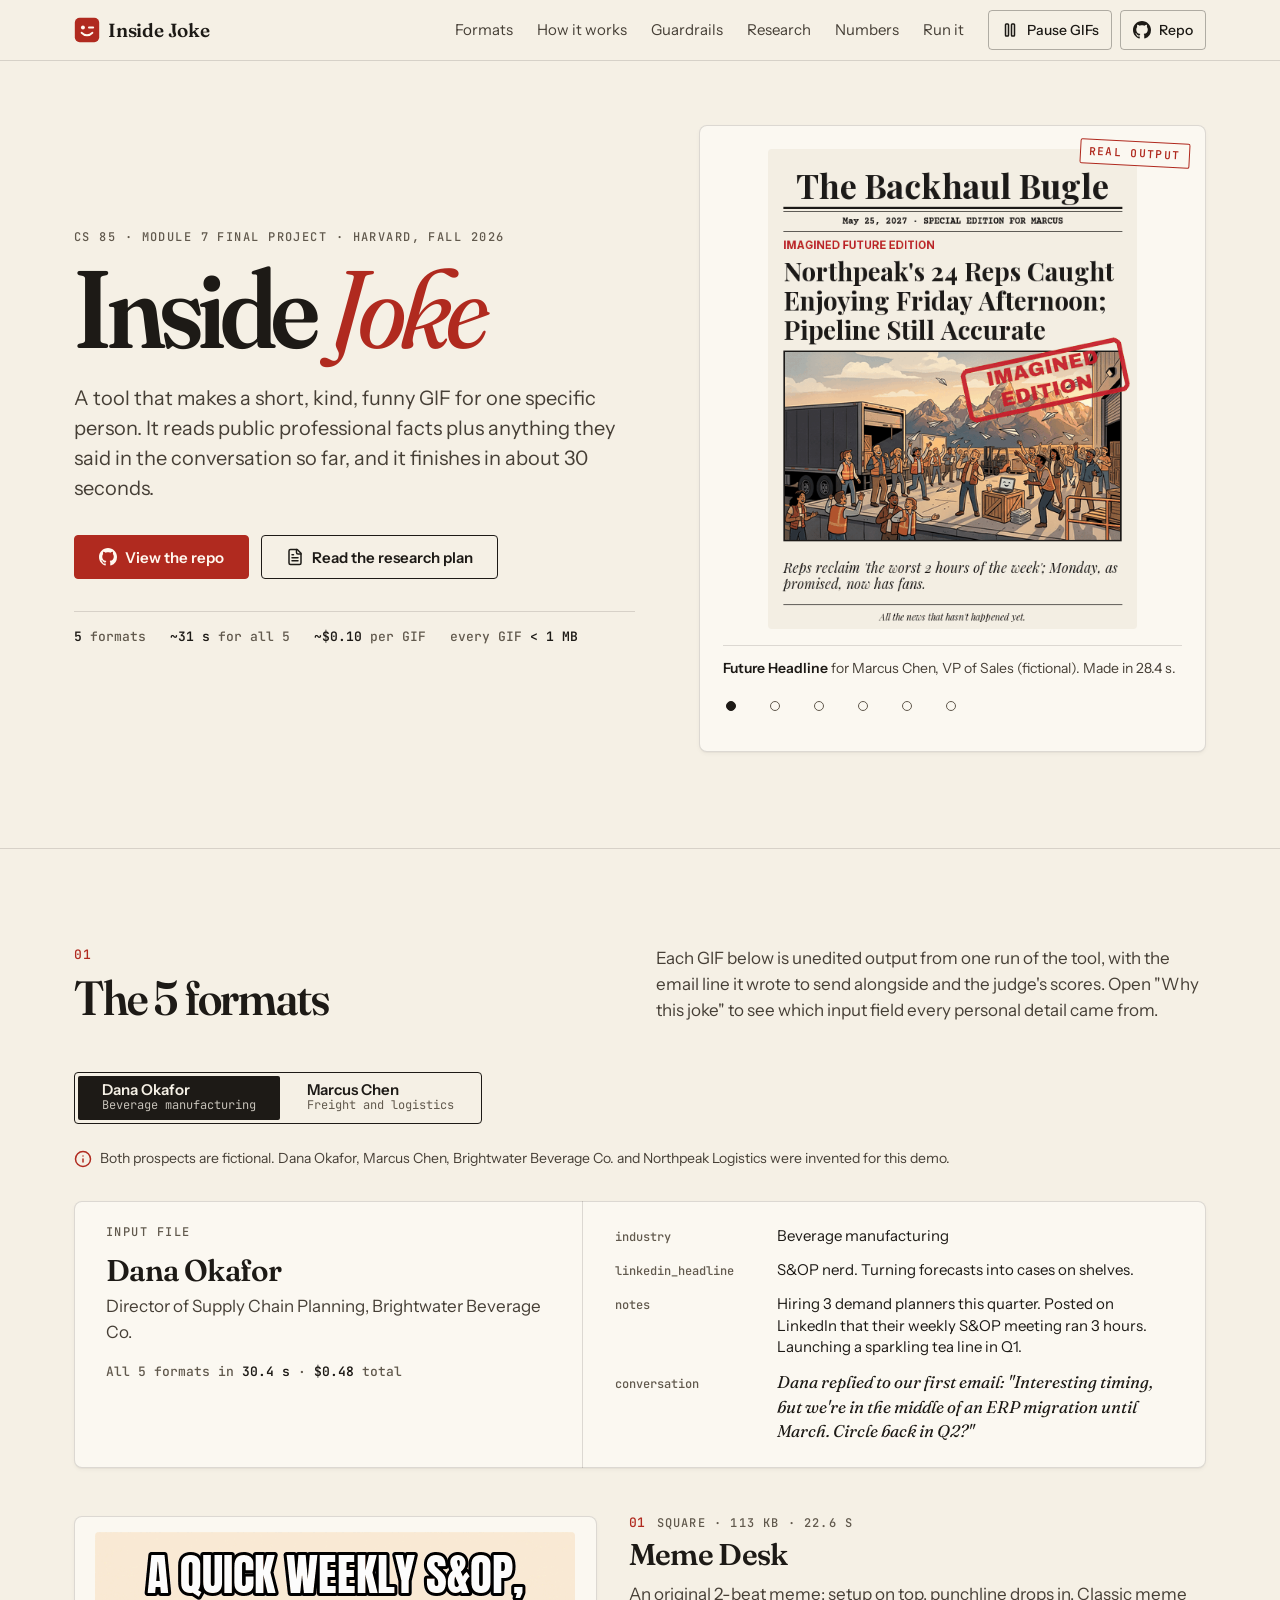
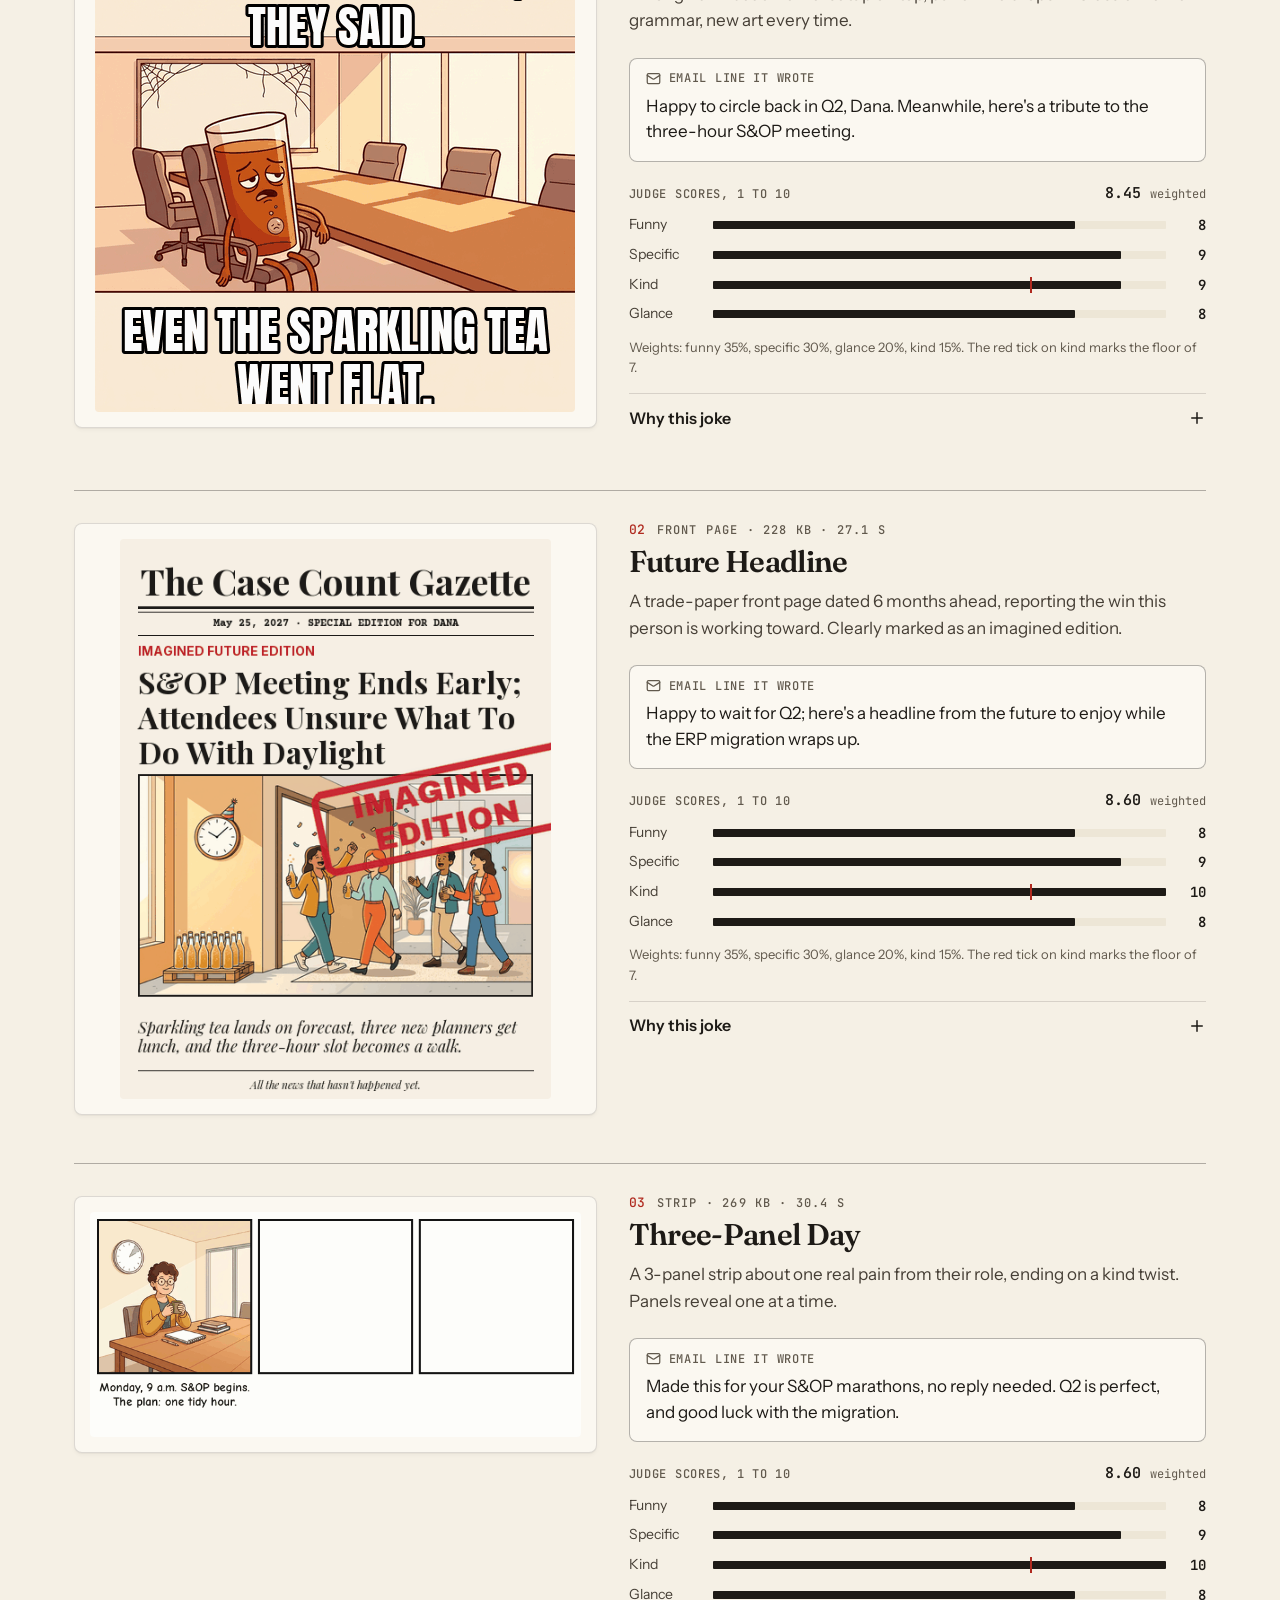
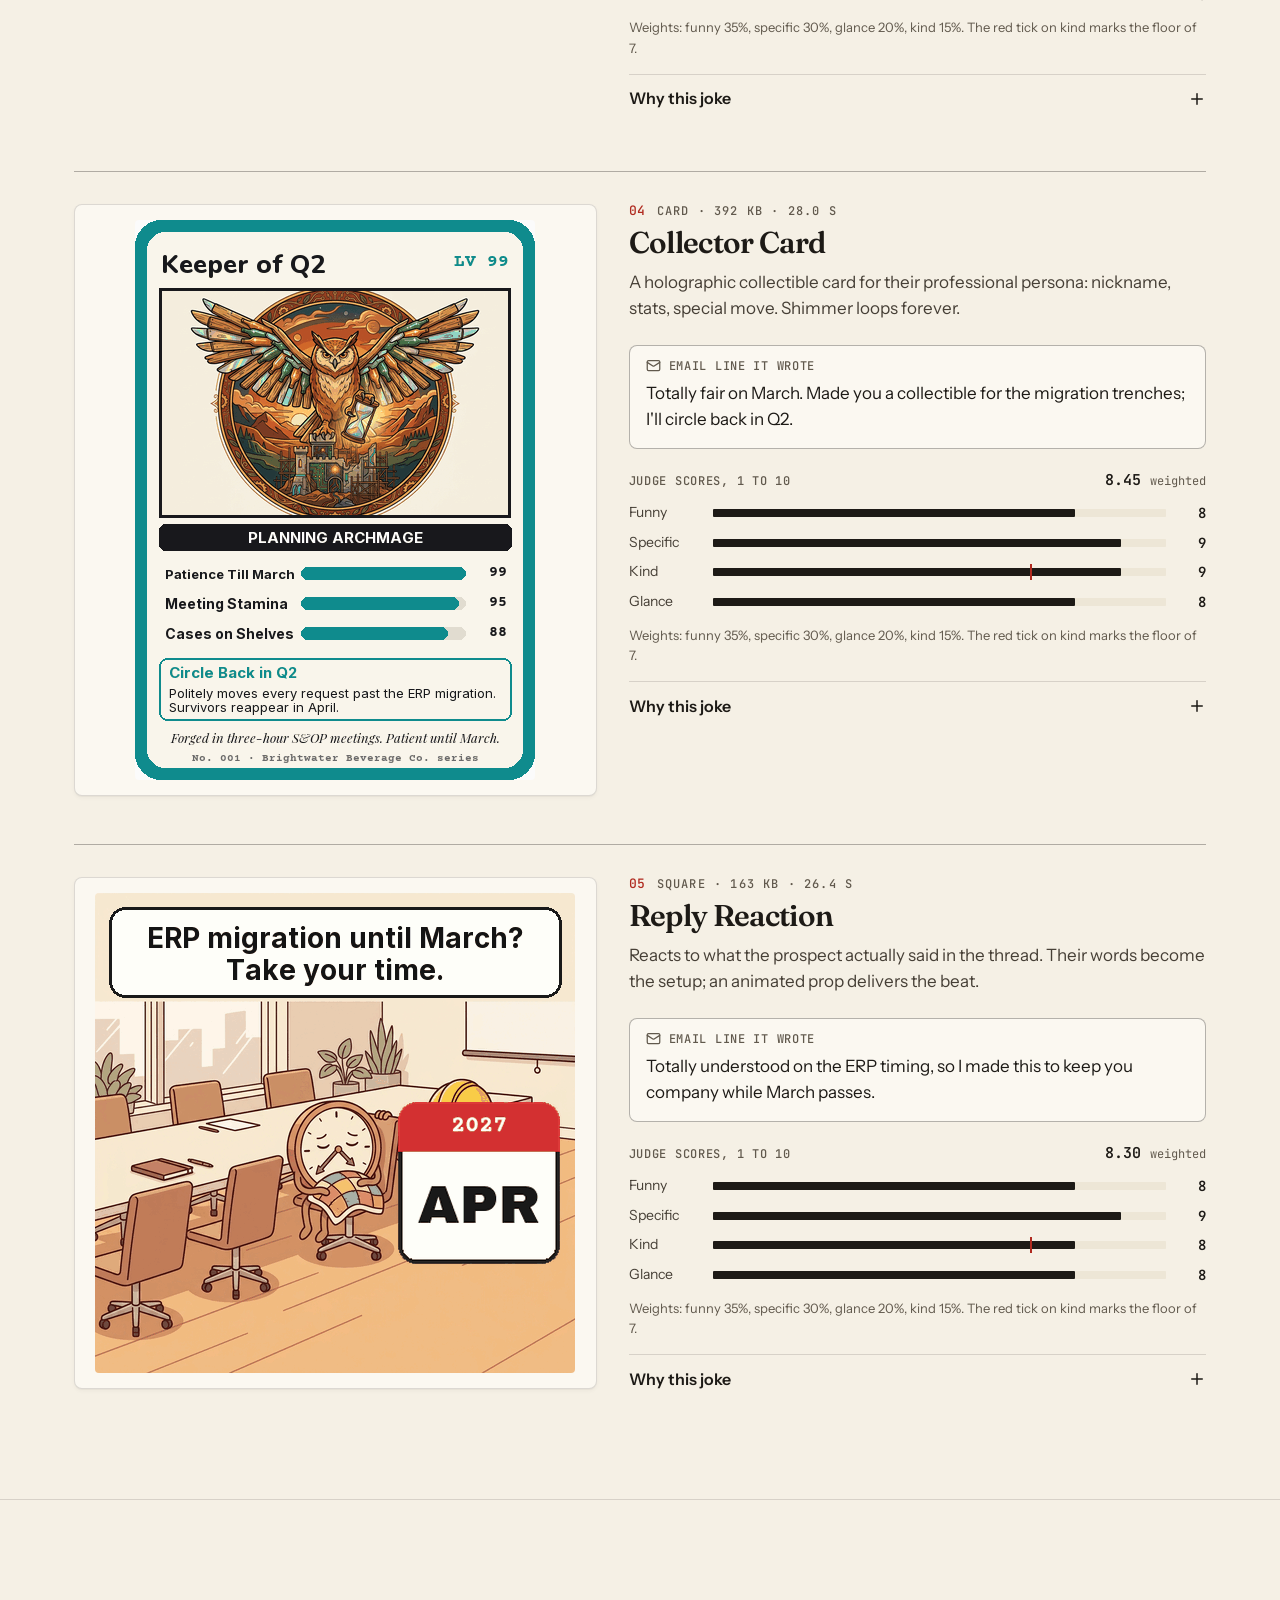
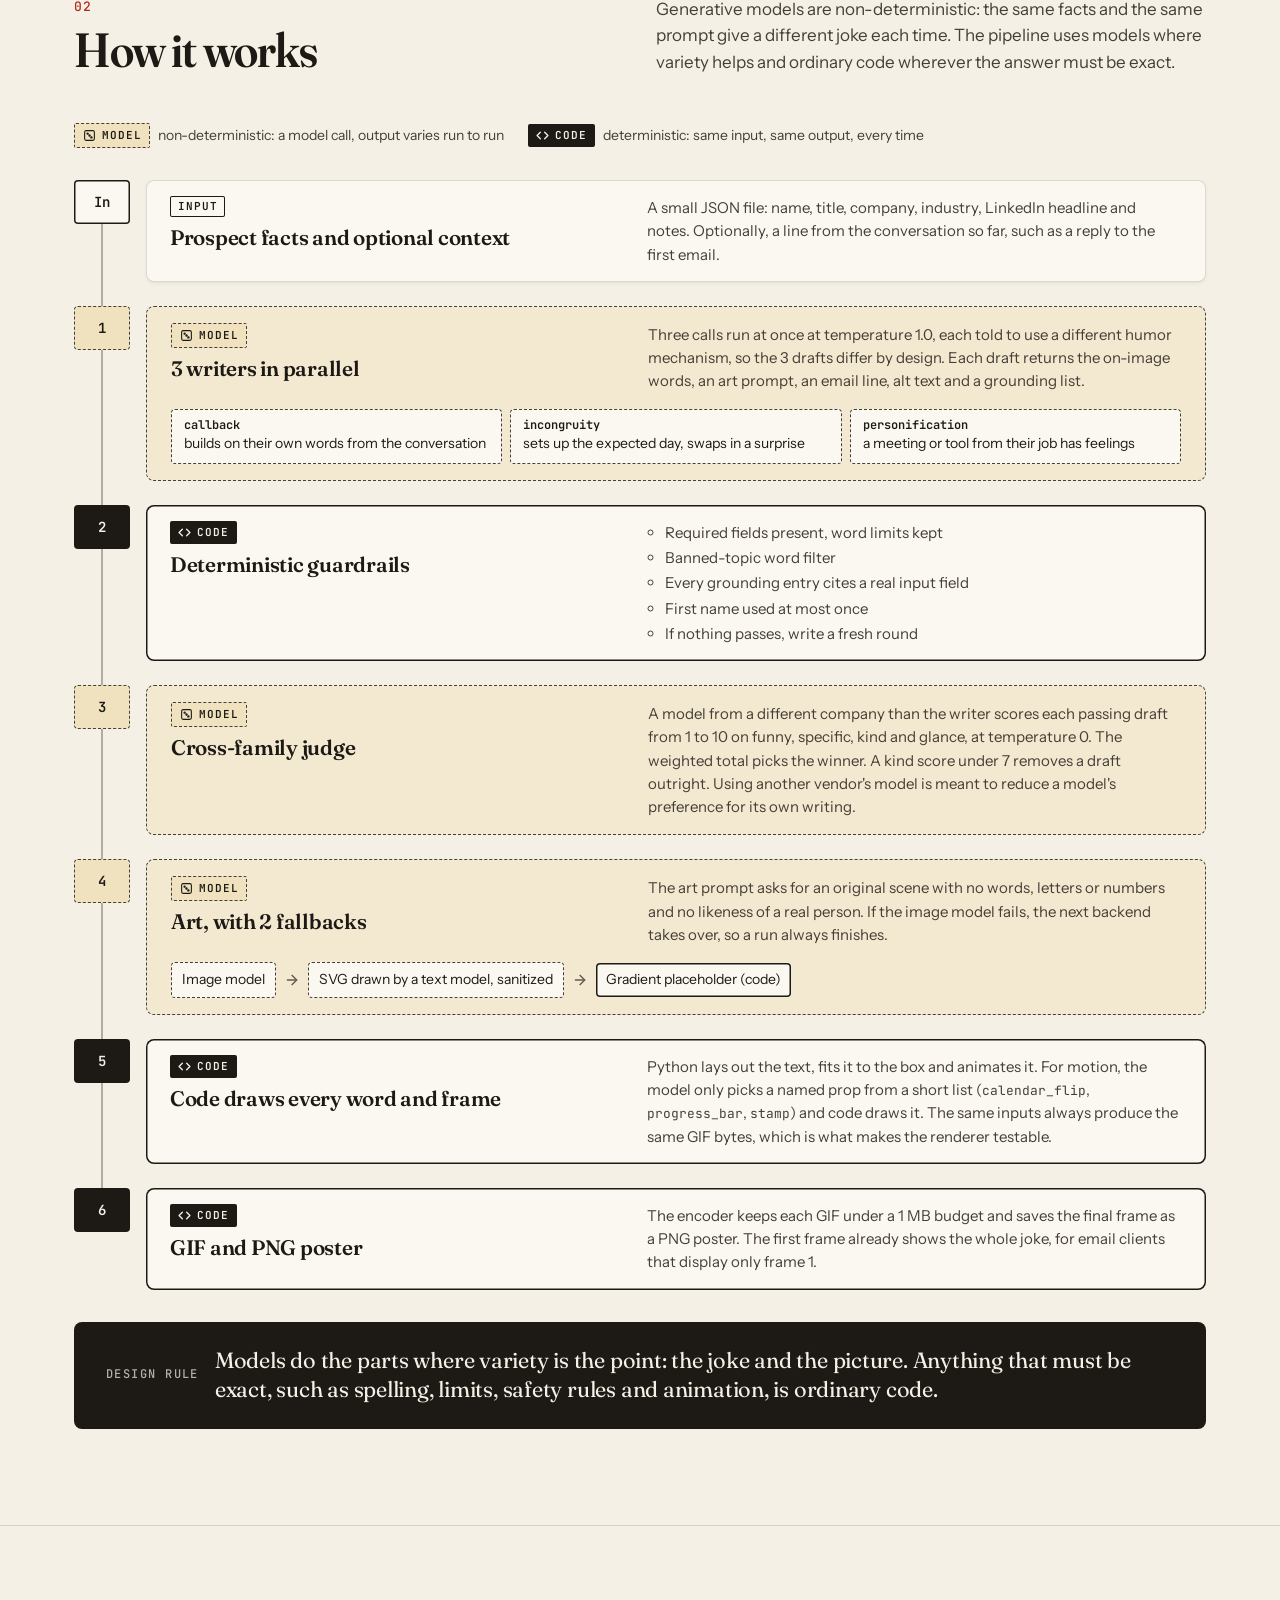
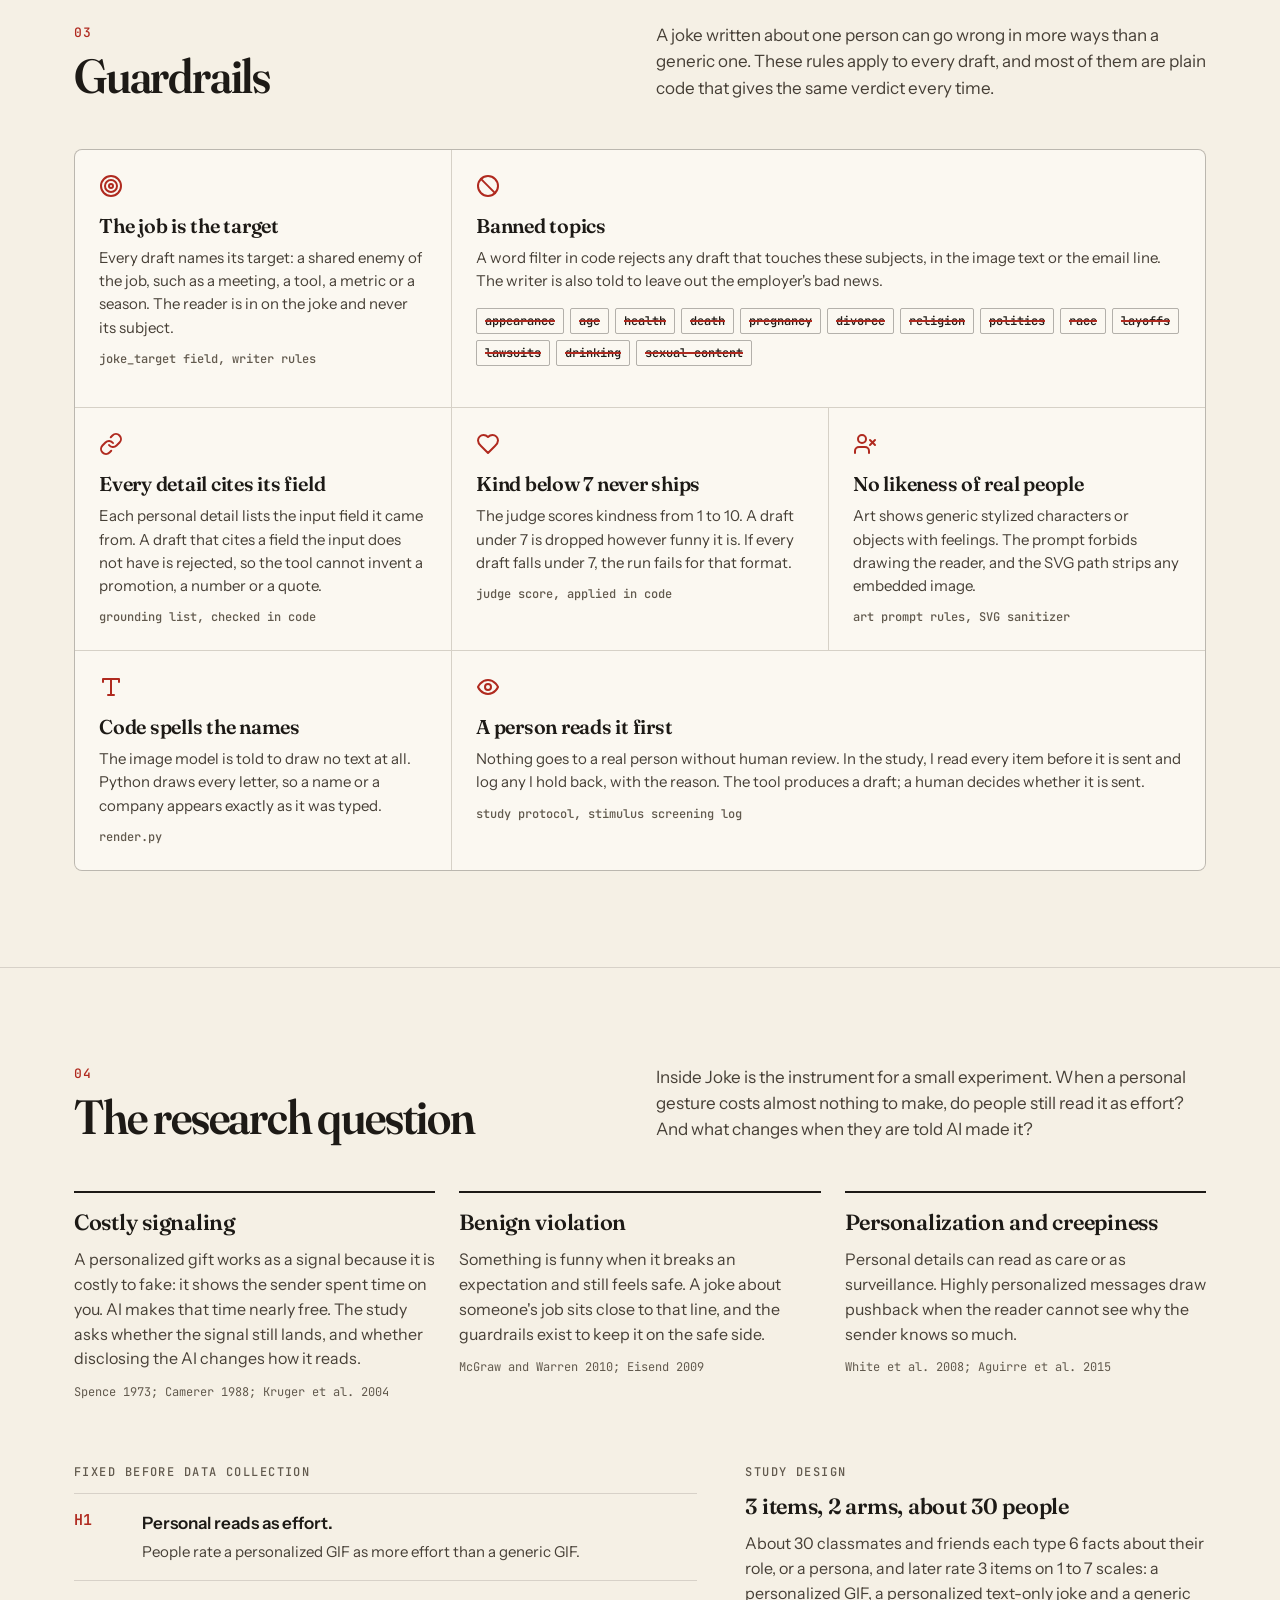
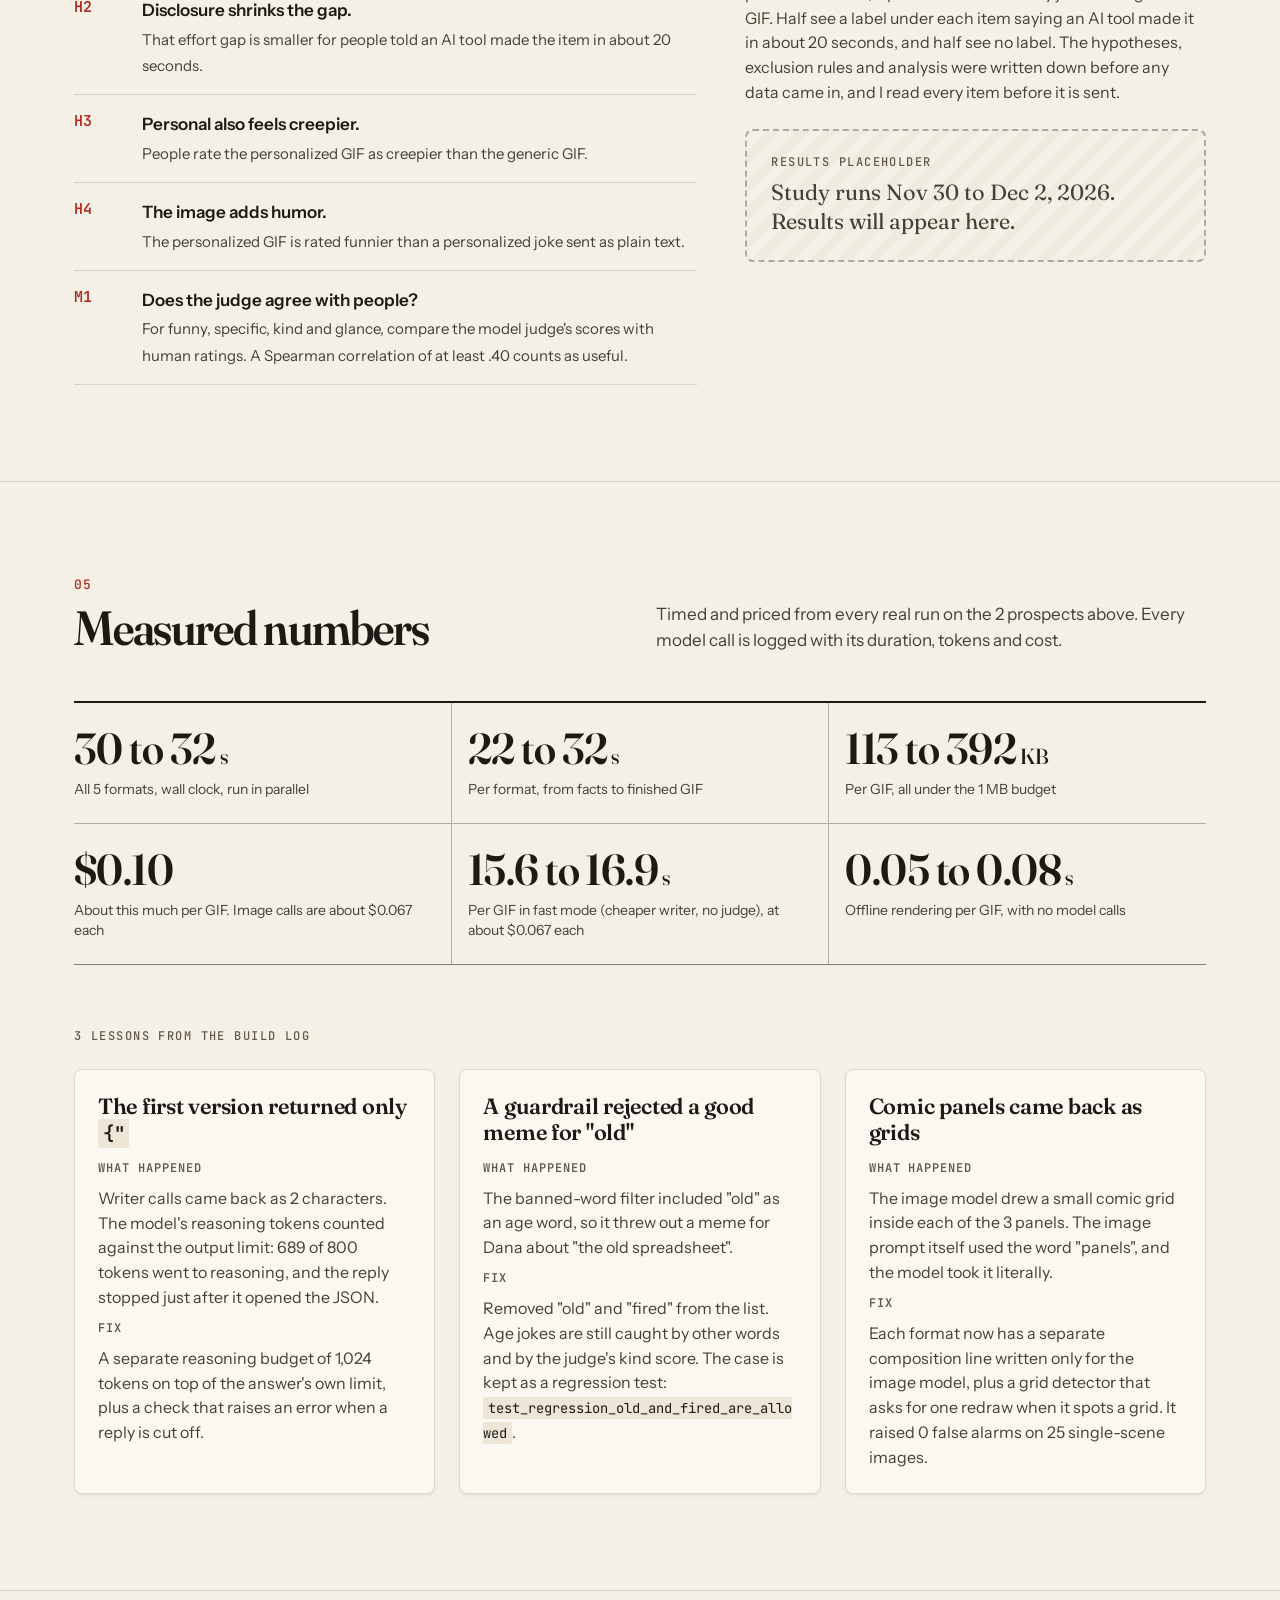
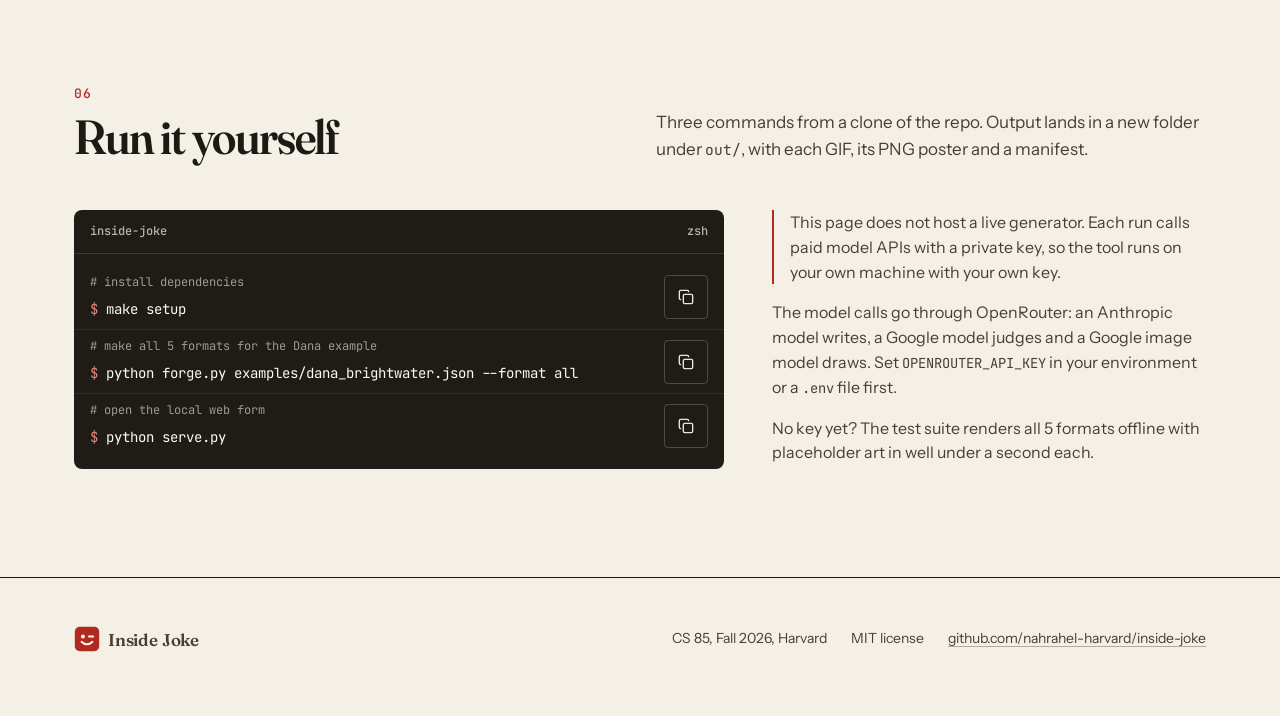
<file: site/index.html>
<!doctype html>
<html lang="en" class="no-js">
<head>
<meta charset="utf-8">
<meta name="viewport" content="width=device-width, initial-scale=1">
<title>Inside Joke</title>
<meta name="description" content="Inside Joke makes a kind, funny, personalized GIF for one specific person in about 30 seconds, from public professional facts plus optional conversation context. A CS 85 final project at Harvard, Fall 2026.">
<meta name="theme-color" content="#f5f0e5">
<meta property="og:type" content="website">
<meta property="og:title" content="Inside Joke">
<meta property="og:description" content="Personalized, kind, funny GIFs for one specific person, made in about 30 seconds. A CS 85 final project and a small experiment on costly signaling.">
<meta property="og:url" content="https://nahrahel-harvard.github.io/inside-joke/">
<meta property="og:image" content="https://nahrahel-harvard.github.io/inside-joke/og.png">
<meta property="og:image:width" content="1200">
<meta property="og:image:height" content="630">
<meta property="og:image:alt" content="Inside Joke: three sample GIF posters for fictional prospects next to the project name.">
<meta name="twitter:card" content="summary_large_image">
<link rel="icon" href="favicon.svg" type="image/svg+xml">
<link rel="preconnect" href="https://fonts.googleapis.com">
<link rel="preconnect" href="https://fonts.gstatic.com" crossorigin>
<link rel="stylesheet" href="https://fonts.googleapis.com/css2?family=Fraunces:ital,opsz,wght,SOFT,WONK@0,9..144,400..700,0..100,0..1;1,9..144,400..700,0..100,0..1&family=Instrument+Sans:wght@400;500;600&family=JetBrains+Mono:wght@400;500;600&display=swap">
<link rel="stylesheet" href="styles.css">
<script>document.documentElement.classList.remove("no-js")</script>
<link rel="preload" href="assets/data.json" as="fetch" crossorigin>
</head>
<body>
<a class="skip" href="#main">Skip to content</a>

<svg width="0" height="0" style="position:absolute" aria-hidden="true" focusable="false">
  <defs>
    <symbol id="i-github" viewBox="0 0 16 16"><path fill="currentColor" d="M8 0C3.58 0 0 3.58 0 8c0 3.54 2.29 6.53 5.47 7.59.4.07.55-.17.55-.38 0-.19-.01-.82-.01-1.49-2.01.37-2.53-.49-2.69-.94-.09-.23-.48-.94-.82-1.13-.28-.15-.68-.52-.01-.53.63-.01 1.08.58 1.23.82.72 1.21 1.87.87 2.33.66.07-.52.28-.87.51-1.07-1.78-.2-3.64-.89-3.64-3.95 0-.87.31-1.59.82-2.15-.08-.2-.36-1.02.08-2.12 0 0 .67-.21 2.2.82.64-.18 1.32-.27 2-.27.68 0 1.36.09 2 .27 1.53-1.04 2.2-.82 2.2-.82.44 1.1.16 1.92.08 2.12.51.56.82 1.27.82 2.15 0 3.07-1.87 3.75-3.65 3.95.29.25.54.73.54 1.48 0 1.07-.01 1.93-.01 2.2 0 .21.15.46.55.38A8.01 8.01 0 0 0 16 8c0-4.42-3.58-8-8-8z"/></symbol>
    <symbol id="i-doc" viewBox="0 0 24 24" fill="none" stroke="currentColor" stroke-width="2" stroke-linecap="round" stroke-linejoin="round"><path d="M15 2H6a2 2 0 0 0-2 2v16a2 2 0 0 0 2 2h12a2 2 0 0 0 2-2V7Z"/><path d="M14 2v4a2 2 0 0 0 2 2h4"/><path d="M16 13H8"/><path d="M16 17H8"/><path d="M10 9H8"/></symbol>
    <symbol id="i-pause" viewBox="0 0 24 24" fill="none" stroke="currentColor" stroke-width="2" stroke-linecap="round" stroke-linejoin="round"><rect x="6" y="4" width="4" height="16" rx="1"/><rect x="14" y="4" width="4" height="16" rx="1"/></symbol>
    <symbol id="i-play" viewBox="0 0 24 24" fill="none" stroke="currentColor" stroke-width="2" stroke-linecap="round" stroke-linejoin="round"><polygon points="6 3 20 12 6 21 6 3"/></symbol>
    <symbol id="i-mail" viewBox="0 0 24 24" fill="none" stroke="currentColor" stroke-width="2" stroke-linecap="round" stroke-linejoin="round"><rect x="2" y="4" width="20" height="16" rx="2"/><path d="m22 7-8.97 5.7a1.94 1.94 0 0 1-2.06 0L2 7"/></symbol>
    <symbol id="i-plus" viewBox="0 0 24 24" fill="none" stroke="currentColor" stroke-width="2" stroke-linecap="round" stroke-linejoin="round"><path d="M5 12h14"/><path d="M12 5v14"/></symbol>
    <symbol id="i-info" viewBox="0 0 24 24" fill="none" stroke="currentColor" stroke-width="2" stroke-linecap="round" stroke-linejoin="round"><circle cx="12" cy="12" r="10"/><path d="M12 16v-4"/><path d="M12 8h.01"/></symbol>
    <symbol id="i-arrow" viewBox="0 0 24 24" fill="none" stroke="currentColor" stroke-width="2" stroke-linecap="round" stroke-linejoin="round"><path d="M5 12h14"/><path d="m12 5 7 7-7 7"/></symbol>
    <symbol id="i-copy" viewBox="0 0 24 24" fill="none" stroke="currentColor" stroke-width="2" stroke-linecap="round" stroke-linejoin="round"><rect x="8" y="8" width="14" height="14" rx="2"/><path d="M4 16c-1.1 0-2-.9-2-2V4c0-1.1.9-2 2-2h10c1.1 0 2 .9 2 2"/></symbol>
    <symbol id="i-check" viewBox="0 0 24 24" fill="none" stroke="currentColor" stroke-width="2" stroke-linecap="round" stroke-linejoin="round"><path d="M20 6 9 17l-5-5"/></symbol>
    <symbol id="i-code" viewBox="0 0 24 24" fill="none" stroke="currentColor" stroke-width="2.4" stroke-linecap="round" stroke-linejoin="round"><polyline points="16 18 22 12 16 6"/><polyline points="8 6 2 12 8 18"/></symbol>
    <symbol id="i-dice" viewBox="0 0 24 24" fill="none" stroke="currentColor" stroke-width="2" stroke-linecap="round" stroke-linejoin="round"><rect x="3" y="3" width="18" height="18" rx="3"/><circle cx="8.5" cy="8.5" r="1.2" fill="currentColor"/><circle cx="15.5" cy="15.5" r="1.2" fill="currentColor"/><circle cx="12" cy="12" r="1.2" fill="currentColor"/></symbol>
    <symbol id="i-target" viewBox="0 0 24 24" fill="none" stroke="currentColor" stroke-width="2" stroke-linecap="round" stroke-linejoin="round"><circle cx="12" cy="12" r="10"/><circle cx="12" cy="12" r="6"/><circle cx="12" cy="12" r="2"/></symbol>
    <symbol id="i-ban" viewBox="0 0 24 24" fill="none" stroke="currentColor" stroke-width="2" stroke-linecap="round" stroke-linejoin="round"><circle cx="12" cy="12" r="10"/><path d="m4.9 4.9 14.2 14.2"/></symbol>
    <symbol id="i-link" viewBox="0 0 24 24" fill="none" stroke="currentColor" stroke-width="2" stroke-linecap="round" stroke-linejoin="round"><path d="M10 13a5 5 0 0 0 7.54.54l3-3a5 5 0 0 0-7.07-7.07l-1.72 1.71"/><path d="M14 11a5 5 0 0 0-7.54-.54l-3 3a5 5 0 0 0 7.07 7.07l1.71-1.71"/></symbol>
    <symbol id="i-heart" viewBox="0 0 24 24" fill="none" stroke="currentColor" stroke-width="2" stroke-linecap="round" stroke-linejoin="round"><path d="M19 14c1.49-1.46 3-3.21 3-5.5A5.5 5.5 0 0 0 16.5 3c-1.76 0-3 .5-4.5 2-1.5-1.5-2.74-2-4.5-2A5.5 5.5 0 0 0 2 8.5c0 2.3 1.5 4.05 3 5.5l7 7Z"/></symbol>
    <symbol id="i-userx" viewBox="0 0 24 24" fill="none" stroke="currentColor" stroke-width="2" stroke-linecap="round" stroke-linejoin="round"><path d="M16 21v-2a4 4 0 0 0-4-4H6a4 4 0 0 0-4 4v2"/><circle cx="9" cy="7" r="4"/><path d="m17 8 5 5"/><path d="m22 8-5 5"/></symbol>
    <symbol id="i-type" viewBox="0 0 24 24" fill="none" stroke="currentColor" stroke-width="2" stroke-linecap="round" stroke-linejoin="round"><polyline points="4 7 4 4 20 4 20 7"/><path d="M9 20h6"/><path d="M12 4v16"/></symbol>
    <symbol id="i-eye" viewBox="0 0 24 24" fill="none" stroke="currentColor" stroke-width="2" stroke-linecap="round" stroke-linejoin="round"><path d="M2 12s3-7 10-7 10 7 10 7-3 7-10 7-10-7-10-7Z"/><circle cx="12" cy="12" r="3"/></symbol>
    <symbol id="i-mark" viewBox="0 0 32 32"><rect x="1" y="1" width="30" height="30" rx="6" fill="#b02a1f"/><circle cx="11" cy="13" r="2.4" fill="#fff8ef"/><path d="M18.5 13h5" stroke="#fff8ef" stroke-width="2.6" stroke-linecap="round"/><path d="M9.5 19.5c3.6 4 9.4 4 13 0" fill="none" stroke="#fff8ef" stroke-width="2.6" stroke-linecap="round"/></symbol>
  </defs>
</svg>

<header class="top">
  <div class="wrap">
    <a class="brand" href="#main" aria-label="Inside Joke, back to top"><svg aria-hidden="true"><use href="#i-mark"/></svg><span class="brand-name">Inside Joke</span></a>
    <nav class="nav" aria-label="Sections">
      <a href="#formats">Formats</a>
      <a href="#how">How it works</a>
      <a href="#guardrails">Guardrails</a>
      <a href="#research">Research</a>
      <a href="#numbers">Numbers</a>
      <a href="#run">Run it</a>
    </nav>
    <div class="top-actions">
      <button class="btn btn-quiet" id="motion-toggle" type="button" aria-pressed="false" title="Show still posters instead of animated GIFs">
        <svg class="ico-pause" aria-hidden="true"><use href="#i-pause"/></svg><svg class="ico-play" aria-hidden="true"><use href="#i-play"/></svg><span class="lbl">Pause GIFs</span><span class="sr"> (show still images)</span>
      </button>
      <a class="btn btn-quiet" href="https://github.com/nahrahel-harvard/inside-joke"><svg aria-hidden="true"><use href="#i-github"/></svg><span class="lbl">Repo</span><span class="sr"> on GitHub</span></a>
    </div>
  </div>
</header>

<main id="main">

<!-- 1. Hero -->
<section class="hero" aria-labelledby="hero-title">
  <div class="wrap">
    <div>
      <p class="eyebrow">CS 85 &middot; Module 7 final project &middot; Harvard, Fall 2026</p>
      <h1 id="hero-title">Inside <em>Joke</em></h1>
      <p class="lede">A tool that makes a short, kind, funny GIF for one specific person. It reads public professional facts plus anything they said in the conversation so far, and it finishes in about 30 seconds.</p>
      <div class="cta">
        <a class="btn btn-primary" href="https://github.com/nahrahel-harvard/inside-joke"><svg aria-hidden="true"><use href="#i-github"/></svg>View the repo</a>
        <a class="btn" href="https://github.com/nahrahel-harvard/inside-joke/blob/main/docs/RESEARCH_PLAN.md"><svg aria-hidden="true"><use href="#i-doc"/></svg>Read the research plan</a>
      </div>
      <ul class="facts">
        <li><b>5</b> formats</li>
        <li><b>~31 s</b> for all 5</li>
        <li><b>~$0.10</b> per GIF</li>
        <li>every GIF <b>&lt; 1 MB</b></li>
      </ul>
    </div>
    <figure class="stage" style="margin:0" aria-roledescription="carousel" aria-label="Sample output">
      <span class="stamp" aria-hidden="true">Real output</span>
      <div class="stage-frame">
        <picture id="hero-pic">
          <source srcset="assets/marcus/headline.png" media="(prefers-reduced-motion: reduce)">
          <img id="hero-img" src="assets/marcus/headline.gif" width="480" height="624" alt="A newspaper-style front page from an imagined future edition shows a cheerful sales team relaxing at a sunny loading dock on a Friday afternoon, under a headline about their pipeline staying accurate.">
        </picture>
      </div>
      <figcaption class="stage-cap">
        <span id="hero-cap" aria-live="polite"><strong>Future Headline</strong> for Marcus Chen, VP of Sales at a freight company. Both he and the company are fictional.</span>
        <span class="stage-dots" id="hero-dots" role="group" aria-label="Choose a sample"></span>
      </figcaption>
    </figure>
  </div>
</section>

<!-- 2. Formats -->
<section id="formats" aria-labelledby="formats-title">
  <div class="wrap">
    <div class="section-head">
      <div>
        <span class="section-num">01</span>
        <h2 id="formats-title">The 5 formats</h2>
      </div>
      <p>Each GIF below is unedited output from one run of the tool, with the email line it wrote to send alongside and the judge's scores. Open "Why this joke" to see which input field every personal detail came from.</p>
    </div>

    <div class="switch" role="radiogroup" aria-label="Prospect" id="prospect-switch">
      <button type="button" role="radio" aria-checked="true" data-p="dana">Dana Okafor<span>Beverage manufacturing</span></button>
      <button type="button" role="radio" aria-checked="false" data-p="marcus" tabindex="-1">Marcus Chen<span>Freight and logistics</span></button>
    </div>
    <p class="fiction-note"><svg aria-hidden="true"><use href="#i-info"/></svg><span>Both prospects are fictional. Dana Okafor, Marcus Chen, Brightwater Beverage Co. and Northpeak Logistics were invented for this demo.</span></p>

    <div class="dossier" id="dossier" aria-live="polite">
      <div class="dossier-id">
        <p class="eyebrow">Input file</p>
        <h3>Dana Okafor</h3>
        <p class="role">Director of Supply Chain Planning, Brightwater Beverage Co.</p>
        <p class="dossier-run">All 5 formats in <b>30.4 s</b> &middot; <b>$0.48</b> total</p>
      </div>
      <dl class="dossier-fields">
        <div><dt>industry</dt><dd>Beverage manufacturing</dd></div>
        <div><dt>linkedin_headline</dt><dd>S&amp;OP nerd. Turning forecasts into cases on shelves.</dd></div>
        <div><dt>notes</dt><dd>Hiring 3 demand planners this quarter. Posted on LinkedIn that their weekly S&amp;OP meeting ran 3 hours. Launching a sparkling tea line in Q1.</dd></div>
        <div class="ctx"><dt>conversation</dt><dd>Dana replied to our first email: &quot;Interesting timing, but we&#x27;re in the middle of an ERP migration until March. Circle back in Q2?&quot;</dd></div>
      </dl>
    </div>

    <noscript><span class="nojs">JavaScript is off, so this list shows Dana's 5 GIFs without scores or grounding. The full data is in <a href="assets/data.json">assets/data.json</a>.</span></noscript>
    <div class="formats" id="cards">
      <article class="fmt" id="fmt-meme">
        <div class="fmt-media"><picture><source srcset="assets/dana/meme.png" media="(prefers-reduced-motion: reduce)"><img src="assets/dana/meme.gif" data-p="dana" data-f="meme" width="480" height="480" alt="A cartoon glass of sparkling tea with a weary face sits alone and flat at the end of a long conference table." loading="lazy"></picture></div>
        <div class="fmt-body">
          <div class="fmt-kicker"><span class="n">01</span><span class="k">Square &middot; 113 KB &middot; 22.6 s</span></div>
          <h3>Meme Desk</h3>
          <p class="fmt-pitch">An original 2-beat meme: setup on top, punchline drops in. Classic meme grammar, new art every time.</p>
          <div class="email"><div class="email-head"><svg aria-hidden="true"><use href="#i-mail"/></svg>Email line it wrote</div><p>Happy to circle back in Q2, Dana. Meanwhile, here&#x27;s a tribute to the three-hour S&amp;OP meeting.</p></div>
        </div>
      </article>
      <article class="fmt" id="fmt-headline">
        <div class="fmt-media"><picture><source srcset="assets/dana/headline.png" media="(prefers-reduced-motion: reduce)"><img src="assets/dana/headline.gif" data-p="dana" data-f="headline" width="480" height="624" alt="A newspaper-style front page from an imagined future edition shows cheerful planners leaving a meeting room early with sparkling tea, under a headline about an S&amp;OP meeting ending early." loading="lazy"></picture></div>
        <div class="fmt-body">
          <div class="fmt-kicker"><span class="n">02</span><span class="k">Front page &middot; 228 KB &middot; 27.1 s</span></div>
          <h3>Future Headline</h3>
          <p class="fmt-pitch">A trade-paper front page dated 6 months ahead, reporting the win this person is working toward. Clearly marked as an imagined edition.</p>
          <div class="email"><div class="email-head"><svg aria-hidden="true"><use href="#i-mail"/></svg>Email line it wrote</div><p>Happy to wait for Q2; here&#x27;s a headline from the future to enjoy while the ERP migration wraps up.</p></div>
        </div>
      </article>
      <article class="fmt" id="fmt-comic">
        <div class="fmt-media"><picture><source srcset="assets/dana/comic.png" media="(prefers-reduced-motion: reduce)"><img src="assets/dana/comic.gif" data-p="dana" data-f="comic" width="720" height="330" alt="A three-panel illustrated strip of a planner whose one-hour meeting drags on, then ends with colleagues giving the forecast a standing ovation." loading="lazy"></picture></div>
        <div class="fmt-body">
          <div class="fmt-kicker"><span class="n">03</span><span class="k">Strip &middot; 269 KB &middot; 30.4 s</span></div>
          <h3>Three-Panel Day</h3>
          <p class="fmt-pitch">A 3-panel strip about one real pain from their role, ending on a kind twist. Panels reveal one at a time.</p>
          <div class="email"><div class="email-head"><svg aria-hidden="true"><use href="#i-mail"/></svg>Email line it wrote</div><p>Made this for your S&amp;OP marathons, no reply needed. Q2 is perfect, and good luck with the migration.</p></div>
        </div>
      </article>
      <article class="fmt" id="fmt-card">
        <div class="fmt-media"><picture><source srcset="assets/dana/card.png" media="(prefers-reduced-motion: reduce)"><img src="assets/dana/card.gif" data-p="dana" data-f="card" width="400" height="560" alt="A holographic collector card showing a pallet-and-bottle owl guarding a scaffolded castle, titled Keeper of Q2, with playful planning stats and a Circle Back in Q2 special move." loading="lazy"></picture></div>
        <div class="fmt-body">
          <div class="fmt-kicker"><span class="n">04</span><span class="k">Card &middot; 392 KB &middot; 28.0 s</span></div>
          <h3>Collector Card</h3>
          <p class="fmt-pitch">A holographic collectible card for their professional persona: nickname, stats, special move. Shimmer loops forever.</p>
          <div class="email"><div class="email-head"><svg aria-hidden="true"><use href="#i-mail"/></svg>Email line it wrote</div><p>Totally fair on March. Made you a collectible for the migration trenches; I&#x27;ll circle back in Q2.</p></div>
        </div>
      </article>
      <article class="fmt" id="fmt-reply">
        <div class="fmt-media"><picture><source srcset="assets/dana/reply.png" media="(prefers-reduced-motion: reduce)"><img src="assets/dana/reply.gif" data-p="dana" data-f="reply" width="480" height="480" alt="A sleepy wall clock under a tiny blanket sits in a conference room while a friendly hard-hat box waves, with captions about waiting until April." loading="lazy"></picture></div>
        <div class="fmt-body">
          <div class="fmt-kicker"><span class="n">05</span><span class="k">Square &middot; 163 KB &middot; 26.4 s</span></div>
          <h3>Reply Reaction</h3>
          <p class="fmt-pitch">Reacts to what the prospect actually said in the thread. Their words become the setup; an animated prop delivers the beat.</p>
          <div class="email"><div class="email-head"><svg aria-hidden="true"><use href="#i-mail"/></svg>Email line it wrote</div><p>Totally understood on the ERP timing, so I made this to keep you company while March passes.</p></div>
        </div>
      </article>
    </div>
  </div>
</section>

<!-- 3. How it works -->
<section id="how" aria-labelledby="how-title">
  <div class="wrap">
    <div class="section-head">
      <div>
        <span class="section-num">02</span>
        <h2 id="how-title">How it works</h2>
      </div>
      <p>Generative models are non-deterministic: the same facts and the same prompt give a different joke each time. The pipeline uses models where variety helps and ordinary code wherever the answer must be exact.</p>
    </div>

    <ul class="legend" aria-label="Legend">
      <li><span class="chip chip-model"><svg aria-hidden="true"><use href="#i-dice"/></svg>Model</span> non-deterministic: a model call, output varies run to run</li>
      <li><span class="chip chip-code"><svg aria-hidden="true"><use href="#i-code"/></svg>Code</span> deterministic: same input, same output, every time</li>
    </ul>

    <ol class="flow" aria-label="Pipeline, in order">
      <li class="is-input">
        <span class="dot" aria-hidden="true">In</span>
        <div class="node">
          <div class="node-head"><span class="chip" style="box-shadow: inset 0 0 0 1px var(--ink)">Input</span><h3>Prospect facts and optional context</h3></div>
          <p>A small JSON file: name, title, company, industry, LinkedIn headline and notes. Optionally, a line from the conversation so far, such as a reply to the first email.</p>
        </div>
      </li>
      <li class="is-model">
        <span class="dot" aria-hidden="true">1</span>
        <div class="node">
          <div class="node-head"><span class="chip chip-model"><svg aria-hidden="true"><use href="#i-dice"/></svg>Model</span><h3>3 writers in parallel</h3></div>
          <p>Three calls run at once at temperature 1.0, each told to use a different humor mechanism, so the 3 drafts differ by design. Each draft returns the on-image words, an art prompt, an email line, alt text and a grounding list.</p>
          <div class="lanes">
            <div class="lane"><b>callback</b>builds on their own words from the conversation</div>
            <div class="lane"><b>incongruity</b>sets up the expected day, swaps in a surprise</div>
            <div class="lane"><b>personification</b>a meeting or tool from their job has feelings</div>
          </div>
        </div>
      </li>
      <li class="is-code">
        <span class="dot" aria-hidden="true">2</span>
        <div class="node">
          <div class="node-head"><span class="chip chip-code"><svg aria-hidden="true"><use href="#i-code"/></svg>Code</span><h3>Deterministic guardrails</h3></div>
          <ul>
            <li>Required fields present, word limits kept</li>
            <li>Banned-topic word filter</li>
            <li>Every grounding entry cites a real input field</li>
            <li>First name used at most once</li>
            <li>If nothing passes, write a fresh round</li>
          </ul>
        </div>
      </li>
      <li class="is-model">
        <span class="dot" aria-hidden="true">3</span>
        <div class="node">
          <div class="node-head"><span class="chip chip-model"><svg aria-hidden="true"><use href="#i-dice"/></svg>Model</span><h3>Cross-family judge</h3></div>
          <p>A model from a different company than the writer scores each passing draft from 1 to 10 on funny, specific, kind and glance, at temperature 0. The weighted total picks the winner. A kind score under 7 removes a draft outright. Using another vendor's model is meant to reduce a model's preference for its own writing.</p>
        </div>
      </li>
      <li class="is-model">
        <span class="dot" aria-hidden="true">4</span>
        <div class="node">
          <div class="node-head"><span class="chip chip-model"><svg aria-hidden="true"><use href="#i-dice"/></svg>Model</span><h3>Art, with 2 fallbacks</h3></div>
          <p>The art prompt asks for an original scene with no words, letters or numbers and no likeness of a real person. If the image model fails, the next backend takes over, so a run always finishes.</p>
          <div class="chain" aria-label="Art fallback order">
            <span class="step m">Image model</span><svg aria-hidden="true"><use href="#i-arrow"/></svg>
            <span class="step m">SVG drawn by a text model, sanitized</span><svg aria-hidden="true"><use href="#i-arrow"/></svg>
            <span class="step c">Gradient placeholder (code)</span>
          </div>
        </div>
      </li>
      <li class="is-code">
        <span class="dot" aria-hidden="true">5</span>
        <div class="node">
          <div class="node-head"><span class="chip chip-code"><svg aria-hidden="true"><use href="#i-code"/></svg>Code</span><h3>Code draws every word and frame</h3></div>
          <p>Python lays out the text, fits it to the box and animates it. For motion, the model only picks a named prop from a short list (<code>calendar_flip</code>, <code>progress_bar</code>, <code>stamp</code>) and code draws it. The same inputs always produce the same GIF bytes, which is what makes the renderer testable.</p>
        </div>
      </li>
      <li class="is-code">
        <span class="dot" aria-hidden="true">6</span>
        <div class="node">
          <div class="node-head"><span class="chip chip-code"><svg aria-hidden="true"><use href="#i-code"/></svg>Code</span><h3>GIF and PNG poster</h3></div>
          <p>The encoder keeps each GIF under a 1 MB budget and saves the final frame as a PNG poster. The first frame already shows the whole joke, for email clients that display only frame 1.</p>
        </div>
      </li>
    </ol>

    <div class="rule-line">
      <p class="eyebrow">Design rule</p>
      <p>Models do the parts where variety is the point: the joke and the picture. Anything that must be exact, such as spelling, limits, safety rules and animation, is ordinary code.</p>
    </div>
  </div>
</section>

<!-- 4. Guardrails -->
<section id="guardrails" aria-labelledby="guard-title">
  <div class="wrap">
    <div class="section-head">
      <div>
        <span class="section-num">03</span>
        <h2 id="guard-title">Guardrails</h2>
      </div>
      <p>A joke written about one person can go wrong in more ways than a generic one. These rules apply to every draft, and most of them are plain code that gives the same verdict every time.</p>
    </div>
    <div class="rails" style="grid-auto-flow: dense">
      <article class="rail">
        <svg class="ico" aria-hidden="true"><use href="#i-target"/></svg>
        <h3>The job is the target</h3>
        <p>Every draft names its target: a shared enemy of the job, such as a meeting, a tool, a metric or a season. The reader is in on the joke and never its subject.</p>
        <p class="where">joke_target field, writer rules</p>
      </article>
      <article class="rail rail-wide">
        <svg class="ico" aria-hidden="true"><use href="#i-ban"/></svg>
        <h3>Banned topics</h3>
        <p>A word filter in code rejects any draft that touches these subjects, in the image text or the email line. The writer is also told to leave out the employer's bad news.</p>
        <ul class="topics" aria-label="Banned topics">
          <li>appearance</li><li>age</li><li>health</li><li>death</li><li>pregnancy</li><li>divorce</li><li>religion</li><li>politics</li><li>race</li><li>layoffs</li><li>lawsuits</li><li>drinking</li><li>sexual content</li>
        </ul>
      </article>
      <article class="rail">
        <svg class="ico" aria-hidden="true"><use href="#i-link"/></svg>
        <h3>Every detail cites its field</h3>
        <p>Each personal detail lists the input field it came from. A draft that cites a field the input does not have is rejected, so the tool cannot invent a promotion, a number or a quote.</p>
        <p class="where">grounding list, checked in code</p>
      </article>
      <article class="rail">
        <svg class="ico" aria-hidden="true"><use href="#i-heart"/></svg>
        <h3>Kind below 7 never ships</h3>
        <p>The judge scores kindness from 1 to 10. A draft under 7 is dropped however funny it is. If every draft falls under 7, the run fails for that format.</p>
        <p class="where">judge score, applied in code</p>
      </article>
      <article class="rail">
        <svg class="ico" aria-hidden="true"><use href="#i-userx"/></svg>
        <h3>No likeness of real people</h3>
        <p>Art shows generic stylized characters or objects with feelings. The prompt forbids drawing the reader, and the SVG path strips any embedded image.</p>
        <p class="where">art prompt rules, SVG sanitizer</p>
      </article>
      <article class="rail">
        <svg class="ico" aria-hidden="true"><use href="#i-type"/></svg>
        <h3>Code spells the names</h3>
        <p>The image model is told to draw no text at all. Python draws every letter, so a name or a company appears exactly as it was typed.</p>
        <p class="where">render.py</p>
      </article>
      <article class="rail rail-wide">
        <svg class="ico" aria-hidden="true"><use href="#i-eye"/></svg>
        <h3>A person reads it first</h3>
        <p>Nothing goes to a real person without human review. In the study, I read every item before it is sent and log any I hold back, with the reason. The tool produces a draft; a human decides whether it is sent.</p>
        <p class="where">study protocol, stimulus screening log</p>
      </article>
    </div>
  </div>
</section>

<!-- 5. Research -->
<section id="research" aria-labelledby="research-title">
  <div class="wrap">
    <div class="section-head">
      <div>
        <span class="section-num">04</span>
        <h2 id="research-title">The research question</h2>
      </div>
      <p>Inside Joke is the instrument for a small experiment. When a personal gesture costs almost nothing to make, do people still read it as effort? And what changes when they are told AI made it?</p>
    </div>

    <div class="theory">
      <article>
        <h3>Costly signaling</h3>
        <p>A personalized gift works as a signal because it is costly to fake: it shows the sender spent time on you. AI makes that time nearly free. The study asks whether the signal still lands, and whether disclosing the AI changes how it reads.</p>
        <cite>Spence 1973; Camerer 1988; Kruger et al. 2004</cite>
      </article>
      <article>
        <h3>Benign violation</h3>
        <p>Something is funny when it breaks an expectation and still feels safe. A joke about someone's job sits close to that line, and the guardrails exist to keep it on the safe side.</p>
        <cite>McGraw and Warren 2010; Eisend 2009</cite>
      </article>
      <article>
        <h3>Personalization and creepiness</h3>
        <p>Personal details can read as care or as surveillance. Highly personalized messages draw pushback when the reader cannot see why the sender knows so much.</p>
        <cite>White et al. 2008; Aguirre et al. 2015</cite>
      </article>
    </div>

    <div class="hyp-wrap">
      <div>
        <p class="eyebrow">Fixed before data collection</p>
        <ol class="hyps">
          <li><span class="tag">H1</span><span><b>Personal reads as effort.</b><span class="d">People rate a personalized GIF as more effort than a generic GIF.</span></span></li>
          <li><span class="tag">H2</span><span><b>Disclosure shrinks the gap.</b><span class="d">That effort gap is smaller for people told an AI tool made the item in about 20 seconds.</span></span></li>
          <li><span class="tag">H3</span><span><b>Personal also feels creepier.</b><span class="d">People rate the personalized GIF as creepier than the generic GIF.</span></span></li>
          <li><span class="tag">H4</span><span><b>The image adds humor.</b><span class="d">The personalized GIF is rated funnier than a personalized joke sent as plain text.</span></span></li>
          <li><span class="tag">M1</span><span><b>Does the judge agree with people?</b><span class="d">For funny, specific, kind and glance, compare the model judge's scores with human ratings. A Spearman correlation of at least .40 counts as useful.</span></span></li>
        </ol>
      </div>
      <div class="design">
        <p class="eyebrow">Study design</p>
        <h3>3 items, 2 arms, about 30 people</h3>
        <p>About 30 classmates and friends each type 6 facts about their role, or a persona, and later rate 3 items on 1 to 7 scales: a personalized GIF, a personalized text-only joke and a generic GIF. Half see a label under each item saying an AI tool made it in about 20 seconds, and half see no label. The hypotheses, exclusion rules and analysis were written down before any data came in, and I read every item before it is sent.</p>
        <div class="results" role="note" aria-label="Results placeholder">
          <p class="eyebrow">Results placeholder</p>
          <p>Study runs Nov 30 to Dec 2, 2026. Results will appear here.</p>
        </div>
      </div>
    </div>
  </div>
</section>

<!-- 6. Numbers -->
<section id="numbers" aria-labelledby="numbers-title">
  <div class="wrap">
    <div class="section-head">
      <div>
        <span class="section-num">05</span>
        <h2 id="numbers-title">Measured numbers</h2>
      </div>
      <p>Timed and priced from every real run on the 2 prospects above. Every model call is logged with its duration, tokens and cost.</p>
    </div>

    <div class="stats">
      <div class="stat"><div class="big num">30 to 32<small> s</small></div><p>All 5 formats, wall clock, run in parallel</p></div>
      <div class="stat"><div class="big num">22 to 32<small> s</small></div><p>Per format, from facts to finished GIF</p></div>
      <div class="stat"><div class="big num">113 to 392<small> KB</small></div><p>Per GIF, all under the 1 MB budget</p></div>
      <div class="stat"><div class="big num">$0.10</div><p>About this much per GIF. Image calls are about $0.067 each</p></div>
      <div class="stat"><div class="big num">15.6 to 16.9<small> s</small></div><p>Per GIF in fast mode (cheaper writer, no judge), at about $0.067 each</p></div>
      <div class="stat"><div class="big num">0.05 to 0.08<small> s</small></div><p>Offline rendering per GIF, with no model calls</p></div>
    </div>

    <div class="lessons-head">
      <p class="eyebrow">3 lessons from the build log</p>
    </div>
    <div class="lessons">
      <article class="lesson">
        <h3>The first version returned only <code>{"</code></h3>
        <dl>
          <dt>What happened</dt>
          <dd>Writer calls came back as 2 characters. The model's reasoning tokens counted against the output limit: 689 of 800 tokens went to reasoning, and the reply stopped just after it opened the JSON.</dd>
          <dt>Fix</dt>
          <dd>A separate reasoning budget of 1,024 tokens on top of the answer's own limit, plus a check that raises an error when a reply is cut off.</dd>
        </dl>
      </article>
      <article class="lesson">
        <h3>A guardrail rejected a good meme for "old"</h3>
        <dl>
          <dt>What happened</dt>
          <dd>The banned-word filter included "old" as an age word, so it threw out a meme for Dana about "the old spreadsheet".</dd>
          <dt>Fix</dt>
          <dd>Removed "old" and "fired" from the list. Age jokes are still caught by other words and by the judge's kind score. The case is kept as a regression test: <code>test_regression_old_and_fired_are_allowed</code>.</dd>
        </dl>
      </article>
      <article class="lesson">
        <h3>Comic panels came back as grids</h3>
        <dl>
          <dt>What happened</dt>
          <dd>The image model drew a small comic grid inside each of the 3 panels. The image prompt itself used the word "panels", and the model took it literally.</dd>
          <dt>Fix</dt>
          <dd>Each format now has a separate composition line written only for the image model, plus a grid detector that asks for one redraw when it spots a grid. It raised 0 false alarms on 25 single-scene images.</dd>
        </dl>
      </article>
    </div>
  </div>
</section>

<!-- 7. Run it -->
<section id="run" aria-labelledby="run-title">
  <div class="wrap">
    <div class="section-head">
      <div>
        <span class="section-num">06</span>
        <h2 id="run-title">Run it yourself</h2>
      </div>
      <p>Three commands from a clone of the repo. Output lands in a new folder under <code>out/</code>, with each GIF, its PNG poster and a manifest.</p>
    </div>
    <div class="run">
      <div class="term">
        <div class="term-bar"><span>inside-joke</span><span>zsh</span></div>
        <ol>
          <li><span><span class="cmt"># install dependencies</span><code>make setup</code></span><button class="copy" type="button" data-copy="make setup" aria-label="Copy command: make setup"><svg class="cp" aria-hidden="true"><use href="#i-copy"/></svg><svg class="ok" aria-hidden="true"><use href="#i-check"/></svg></button></li>
          <li><span><span class="cmt"># make all 5 formats for the Dana example</span><code>python forge.py examples/dana_brightwater.json --format all</code></span><button class="copy" type="button" data-copy="python forge.py examples/dana_brightwater.json --format all" aria-label="Copy command: python forge.py examples/dana_brightwater.json --format all"><svg class="cp" aria-hidden="true"><use href="#i-copy"/></svg><svg class="ok" aria-hidden="true"><use href="#i-check"/></svg></button></li>
          <li><span><span class="cmt"># open the local web form</span><code>python serve.py</code></span><button class="copy" type="button" data-copy="python serve.py" aria-label="Copy command: python serve.py"><svg class="cp" aria-hidden="true"><use href="#i-copy"/></svg><svg class="ok" aria-hidden="true"><use href="#i-check"/></svg></button></li>
        </ol>
      </div>
      <div class="run-notes">
        <p class="note">This page does not host a live generator. Each run calls paid model APIs with a private key, so the tool runs on your own machine with your own key.</p>
        <p>The model calls go through OpenRouter: an Anthropic model writes, a Google model judges and a Google image model draws. Set <code>OPENROUTER_API_KEY</code> in your environment or a <code>.env</code> file first.</p>
        <p>No key yet? The test suite renders all 5 formats offline with placeholder art in well under a second each.</p>
      </div>
    </div>
  </div>
</section>

</main>

<footer>
  <div class="wrap">
    <a class="brand" href="#main"><svg aria-hidden="true"><use href="#i-mark"/></svg>Inside Joke</a>
    <ul>
      <li>CS 85, Fall 2026, Harvard</li>
      <li>MIT license</li>
      <li><a href="https://github.com/nahrahel-harvard/inside-joke">github.com/nahrahel-harvard/inside-joke</a></li>
    </ul>
  </div>
</footer>

<script src="app.js" defer></script>
</body>
</html>
</file>
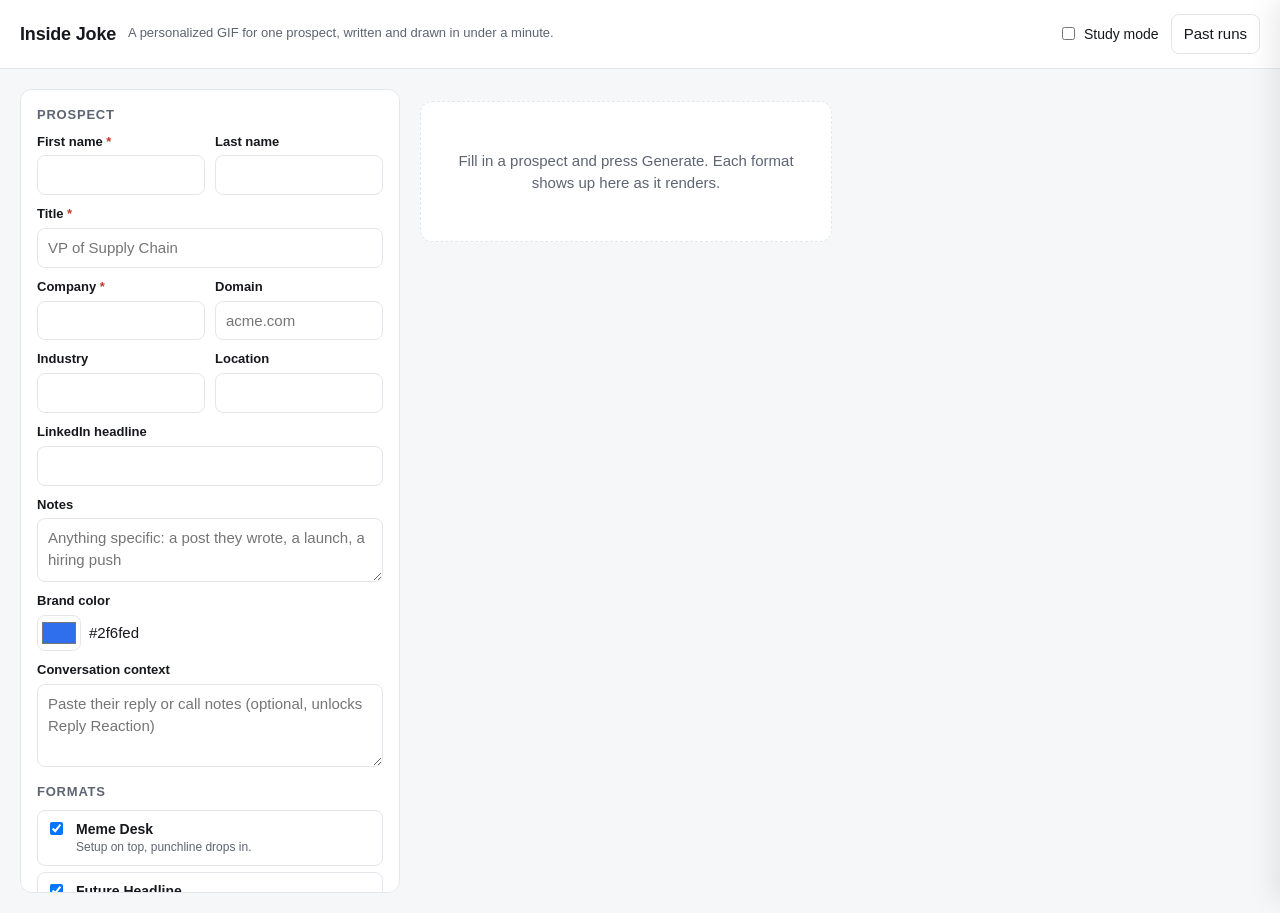
<file: web/index.html>
<!doctype html>
<html lang="en">
<head>
<meta charset="utf-8">
<meta name="viewport" content="width=device-width, initial-scale=1">
<title>Inside Joke</title>
<style>
:root{--bg:#f6f7f9;--panel:#fff;--ink:#16181d;--muted:#5d6472;--line:#e3e6eb;--accent:#2f6fed;--accent-ink:#fff;--ok:#1d8a4e;--bad:#c2362b;--soft:#eef3fe;--r:12px}
*{box-sizing:border-box}
html,body{margin:0;background:var(--bg);color:var(--ink);font:15px/1.45 -apple-system,BlinkMacSystemFont,"Segoe UI",Roboto,Helvetica,Arial,sans-serif}
button,input,select,textarea{font:inherit;color:inherit}
header{display:flex;align-items:center;gap:12px;flex-wrap:wrap;padding:14px 20px;background:var(--panel);border-bottom:1px solid var(--line);position:sticky;top:0;z-index:5}
header h1{font-size:18px;margin:0;letter-spacing:-.01em}
header p{margin:0;color:var(--muted);font-size:13px;flex:1;min-width:180px}
.layout{display:grid;grid-template-columns:minmax(300px,380px) 1fr;gap:20px;padding:20px;max-width:1440px;margin:0 auto}
form,.panel{background:var(--panel);border:1px solid var(--line);border-radius:var(--r);padding:16px}
form{align-self:start;position:sticky;top:76px;max-height:calc(100vh - 96px);overflow:auto}
h2{font-size:13px;text-transform:uppercase;letter-spacing:.06em;color:var(--muted);margin:16px 0 8px}
h2:first-child{margin-top:0}
.row{display:grid;grid-template-columns:1fr 1fr;gap:10px}
.fld{display:flex;flex-direction:column;gap:4px;margin-bottom:10px}
.fld label,.lbl{font-size:13px;font-weight:600}
.req{color:var(--bad)}
input[type=text],select,textarea{width:100%;padding:8px 10px;border:1px solid var(--line);border-radius:8px;background:#fff}
textarea{resize:vertical;min-height:64px}
input:focus-visible,select:focus-visible,textarea:focus-visible,button:focus-visible,summary:focus-visible,a:focus-visible{outline:2px solid var(--accent);outline-offset:2px}
input[type=color]{width:44px;height:36px;padding:2px;border:1px solid var(--line);border-radius:8px;background:#fff}
.color{display:flex;gap:8px;align-items:center}
.fmt{display:flex;gap:10px;align-items:flex-start;padding:8px;border:1px solid var(--line);border-radius:8px;margin-bottom:6px;cursor:pointer}
.fmt input{margin-top:3px}
.fmt b{display:block;font-size:14px}
.fmt span{display:block;font-size:12px;color:var(--muted)}
.fmt.off{opacity:.55;cursor:not-allowed}
.tog{display:flex;gap:8px;align-items:center;font-size:14px;margin:6px 0}
.btn{border:1px solid var(--line);background:#fff;border-radius:8px;padding:8px 12px;cursor:pointer;min-height:36px}
.btn:hover{background:var(--soft)}
.btn.primary{background:var(--accent);color:var(--accent-ink);border-color:var(--accent);font-weight:600;width:100%;padding:11px;margin-top:10px}
.btn.primary:disabled{opacity:.6;cursor:progress}
.btn.sm{padding:4px 10px;min-height:30px;font-size:13px}
.err{color:var(--bad);font-size:13px;min-height:1em;margin:8px 0 0}
#status{display:flex;gap:10px;align-items:center;flex-wrap:wrap;margin-bottom:12px;color:var(--muted);font-size:14px}
#status strong{color:var(--ink)}
.banner{background:#fff7e0;border:1px solid #f1d58a;color:#5c4400;border-radius:var(--r);padding:10px 14px;margin-bottom:12px;font-weight:600}
.grid{display:grid;grid-template-columns:repeat(auto-fill,minmax(320px,1fr));gap:16px}
.card{background:var(--panel);border:1px solid var(--line);border-radius:var(--r);padding:14px;display:flex;flex-direction:column;gap:10px;min-width:0}
.card h3{margin:0;font-size:16px;display:flex;justify-content:space-between;gap:8px;align-items:center}
.pill{font-size:11px;font-weight:700;padding:2px 8px;border-radius:99px;background:var(--soft);color:var(--accent);white-space:nowrap}
.pill.ok{background:#e5f5ec;color:var(--ok)}.pill.bad{background:#fbe9e7;color:var(--bad)}
.stage{font-size:13px;color:var(--muted);display:flex;gap:8px;align-items:center}
.dot{width:8px;height:8px;border-radius:50%;background:var(--accent);animation:p 1s infinite alternate;flex:none}
@keyframes p{to{opacity:.25}}
.media{position:relative;background:#f0f1f4;border-radius:8px;overflow:hidden;display:flex;justify-content:center}
.media img{max-width:100%;height:auto;display:block}
.aibadge{position:absolute;top:8px;left:8px;background:rgba(22,24,29,.82);color:#fff;font-size:11px;font-weight:700;padding:3px 8px;border-radius:6px}
.line{background:var(--soft);border-radius:8px;padding:10px;display:flex;gap:8px;align-items:flex-start}
.line p{margin:0;flex:1}
.alt{font-size:12px;color:var(--muted);margin:0}
.bars{display:grid;grid-template-columns:auto 1fr auto;gap:4px 8px;align-items:center;font-size:12px}
.bar{height:6px;background:var(--line);border-radius:3px;overflow:hidden}
.bar i{display:block;height:100%;background:var(--accent)}
.meta{display:flex;flex-wrap:wrap;gap:6px 14px;font-size:12px;color:var(--muted)}
.dl{display:flex;gap:8px;flex-wrap:wrap}
.dl a{font-size:13px;color:var(--accent);text-decoration:none;border:1px solid var(--line);border-radius:8px;padding:5px 10px}
details{border-top:1px solid var(--line);padding-top:8px;font-size:13px}
summary{cursor:pointer;font-weight:600}
details dl{margin:8px 0 0;display:grid;grid-template-columns:auto 1fr;gap:4px 10px}
details dt{color:var(--muted)}details dd{margin:0}
details ul{margin:4px 0 0;padding-left:18px}
.rate{border-top:1px solid var(--line);padding-top:10px;display:none}
.study .rate{display:block}
.rate fieldset{border:0;margin:0 0 8px;padding:0}
.rate legend{font-size:13px;font-weight:600;margin-bottom:4px}
.scale{display:flex;gap:4px}
.scale label{flex:1;text-align:center;font-size:12px;border:1px solid var(--line);border-radius:6px;padding:6px 0;cursor:pointer;min-height:32px}
.scale input{position:absolute;opacity:0;width:1px;height:1px}
.scale input:checked+span{font-weight:700}
.scale label:has(input:checked){background:var(--accent);color:#fff;border-color:var(--accent)}
.scale label:has(input:focus-visible){outline:2px solid var(--accent);outline-offset:1px}
.hint{font-size:11px;color:var(--muted);display:flex;justify-content:space-between}
.empty{color:var(--muted);text-align:center;padding:48px 16px;border:1px dashed var(--line);border-radius:var(--r);background:var(--panel)}
#drawer{position:fixed;inset:0 0 0 auto;width:min(420px,100%);background:var(--panel);border-left:1px solid var(--line);box-shadow:-8px 0 24px rgba(0,0,0,.08);transform:translateX(100%);transition:transform .2s;z-index:10;display:flex;flex-direction:column}
#drawer.open{transform:none}
#drawer .hd{display:flex;justify-content:space-between;align-items:center;padding:14px 16px;border-bottom:1px solid var(--line)}
#drawer h2{margin:0}
#runs{overflow:auto;padding:8px;flex:1}
.run{display:block;width:100%;text-align:left;border:1px solid var(--line);background:#fff;border-radius:8px;padding:10px;margin-bottom:6px;cursor:pointer}
.run:hover{background:var(--soft)}
.run small{display:block;color:var(--muted);font-size:12px}
.sw{display:flex;align-items:center;gap:6px;font-size:14px}
@media (max-width:860px){.layout{grid-template-columns:1fr;padding:12px 16px}form{position:static;max-height:none}.grid{grid-template-columns:1fr}header{padding:12px 16px}}
@media (max-width:420px){.row{grid-template-columns:1fr}}
</style>
</head>
<body>
<header>
  <h1>Inside Joke</h1>
  <p>A personalized GIF for one prospect, written and drawn in under a minute.</p>
  <label class="sw"><input type="checkbox" id="study"> Study mode</label>
  <button class="btn" id="openRuns" type="button" aria-controls="drawer" aria-expanded="false">Past runs</button>
</header>

<div class="layout">
<form id="f" novalidate>
  <h2>Prospect</h2>
  <div class="row">
    <div class="fld"><label for="first_name">First name <span class="req" aria-hidden="true">*</span></label><input type="text" id="first_name" required maxlength="4000" autocomplete="off"></div>
    <div class="fld"><label for="last_name">Last name</label><input type="text" id="last_name" maxlength="4000" autocomplete="off"></div>
  </div>
  <div class="fld"><label for="title">Title <span class="req" aria-hidden="true">*</span></label><input type="text" id="title" required maxlength="4000" placeholder="VP of Supply Chain"></div>
  <div class="row">
    <div class="fld"><label for="company">Company <span class="req" aria-hidden="true">*</span></label><input type="text" id="company" required maxlength="4000"></div>
    <div class="fld"><label for="domain">Domain</label><input type="text" id="domain" maxlength="4000" placeholder="acme.com"></div>
  </div>
  <div class="row">
    <div class="fld"><label for="industry">Industry</label><input type="text" id="industry" maxlength="4000"></div>
    <div class="fld"><label for="location">Location</label><input type="text" id="location" maxlength="4000"></div>
  </div>
  <div class="fld"><label for="linkedin_headline">LinkedIn headline</label><input type="text" id="linkedin_headline" maxlength="4000"></div>
  <div class="fld"><label for="notes">Notes</label><textarea id="notes" maxlength="4000" placeholder="Anything specific: a post they wrote, a launch, a hiring push"></textarea></div>
  <div class="fld"><label for="brand_color">Brand color</label><div class="color"><input type="color" id="brand_color" value="#2f6fed"><span id="brand_hex" aria-hidden="true">#2f6fed</span></div></div>
  <div class="fld"><label for="context">Conversation context</label><textarea id="context" maxlength="4000" rows="3" placeholder="Paste their reply or call notes (optional, unlocks Reply Reaction)"></textarea></div>

  <h2 id="fmtH">Formats</h2>
  <div id="fmts" role="group" aria-labelledby="fmtH"></div>

  <h2>Options</h2>
  <div class="fld"><label for="art">Art</label>
    <select id="art">
      <option value="auto">Auto (image model, falls back to SVG)</option>
      <option value="image">Image model only</option>
      <option value="svg">SVG drawing</option>
      <option value="placeholder">Placeholder art (no model call)</option>
    </select></div>
  <label class="tog"><input type="checkbox" id="fast"> Fast mode (cheaper writer, no judge)</label>
  <label class="tog"><input type="checkbox" id="research"> Read their homepage first</label>
  <button class="btn primary" id="go" type="submit">Generate</button>
  <p class="err" id="err" role="alert"></p>
</form>

<section aria-labelledby="resH">
  <h2 id="resH" class="sr" style="position:absolute;left:-9999px">Results</h2>
  <div id="banner" class="banner" hidden>Made with AI</div>
  <div id="status" aria-live="polite"></div>
  <div id="grid" class="grid"><div class="empty">Fill in a prospect and press Generate. Each format shows up here as it renders.</div></div>
</section>
</div>

<aside id="drawer" aria-label="Past runs" aria-hidden="true">
  <div class="hd"><h2>Past runs</h2><button class="btn sm" id="closeRuns" type="button">Close</button></div>
  <div id="runs"></div>
</aside>

<script>
const FMT={meme:["Meme Desk","Setup on top, punchline drops in."],headline:["Future Headline","A trade-paper front page dated 6 months ahead."],comic:["Three-Panel Day","3 panels about one real pain from their role."],card:["Collector Card","A shimmering card with stats and a special move."],reply:["Reply Reaction","Reacts to what they said in the thread."]};
const ORDER=["meme","headline","comic","card","reply"];
const STAGE={research:"Reading their homepage",concept:"Writing jokes",art:"Drawing art",render:"Animating the GIF",done:"Done",error:"Failed"};
const RATE=[["funny","Funny"],["thoughtful","Thoughtful"],["creepy","Creepy"],["would_reply","I would reply"]];
const $=s=>document.querySelector(s);
function h(t,a,...k){const e=document.createElement(t);for(const[n,v]of Object.entries(a||{})){if(v==null||v===false)continue;if(n==="text")e.textContent=v;else if(n.startsWith("on"))e.addEventListener(n.slice(2),v);else e.setAttribute(n,v===true?"":v)}for(const c of k.flat())if(c!=null&&c!==false)e.append(c.nodeType?c:document.createTextNode(String(c)));return e}
function store(kind,key,val){try{const s=window[kind];if(val===undefined)return s.getItem(key);s.setItem(key,val)}catch(e){return null}}
const DISC=(()=>{let d=store("sessionStorage","ij_disc");if(d!=="ai_disclosed"&&d!=="not_disclosed"){d=Math.random()<.5?"ai_disclosed":"not_disclosed";store("sessionStorage","ij_disc",d)}return d})();
const RATER=(()=>{let r=store("localStorage","ij_rater");if(!r||!/^[A-Za-z0-9_-]{1,40}$/.test(r)){r="r"+Math.random().toString(36).slice(2,10);store("localStorage","ij_rater",r)}return r})();

// formats
const fmtBox=$("#fmts");
for(const id of ORDER){const cb=h("input",{type:"checkbox",name:"fmt",value:id,id:"fmt_"+id});if(id!=="reply")cb.checked=true;
  fmtBox.append(h("label",{class:"fmt",for:"fmt_"+id,id:"lab_"+id},cb,h("div",{},h("b",{text:FMT[id][0]}),h("span",{text:FMT[id][1],id:"pitch_"+id}))))}
function syncReply(){const has=$("#context").value.trim().length>0,cb=$("#fmt_reply");cb.disabled=!has;if(!has)cb.checked=false;
  $("#lab_reply").classList.toggle("off",!has);$("#pitch_"+"reply").textContent=has?FMT.reply[1]:"Add conversation context above to turn this on."}
$("#context").addEventListener("input",syncReply);syncReply();
$("#brand_color").addEventListener("input",e=>$("#brand_hex").textContent=e.target.value);

// study mode
const study=$("#study");study.checked=store("localStorage","ij_study")==="1";
function syncStudy(){document.body.classList.toggle("study",study.checked);$("#banner").hidden=!(study.checked&&DISC==="ai_disclosed");store("localStorage","ij_study",study.checked?"1":"0");
  document.querySelectorAll(".aibadge").forEach(b=>b.hidden=!(study.checked&&DISC==="ai_disclosed"))}
study.addEventListener("change",syncStudy);syncStudy();

// generate
let pollT=null,clockT=null;
$("#f").addEventListener("submit",async e=>{e.preventDefault();$("#err").textContent="";
  const p={};for(const k of["first_name","last_name","title","company","domain","industry","location","linkedin_headline","notes","brand_color"])p[k]=$("#"+k).value.trim();
  for(const k of["first_name","title","company"])if(!p[k]){$("#err").textContent="First name, title and company are required.";$("#"+k).focus();return}
  const formats=[...document.querySelectorAll("input[name=fmt]:checked")].map(x=>x.value);
  if(!formats.length){$("#err").textContent="Pick at least one format.";return}
  const body={prospect:p,formats,context:$("#context").value.trim()||null,art:$("#art").value,fast:$("#fast").checked,research:$("#research").checked};
  $("#go").disabled=true;$("#go").textContent="Generating...";
  try{const r=await fetch("/api/generate",{method:"POST",headers:{"Content-Type":"application/json"},body:JSON.stringify(body)});const j=await r.json();
    if(!r.ok)throw new Error(j.error||("Server returned "+r.status));startJob(j.job_id,formats)}
  catch(x){$("#err").textContent=x.message;resetBtn()}});
function resetBtn(){$("#go").disabled=false;$("#go").textContent="Generate"}

function startJob(id,formats){clearTimeout(pollT);clearInterval(clockT);const grid=$("#grid");grid.innerHTML="";
  for(const f of formats)grid.append(h("article",{class:"card",id:"card_"+f},h("h3",{},FMT[f][0],h("span",{class:"pill",text:"Queued"})),h("div",{class:"stage"},h("span",{class:"dot"}),h("span",{text:"Waiting to start"}))));
  const t0=Date.now();setStatus("Running",0);clockT=setInterval(()=>setStatus("Running",(Date.now()-t0)/1000),500);poll(id)}
function setStatus(word,sec,extra){$("#status").replaceChildren(h("strong",{text:word}),h("span",{text:sec.toFixed(1)+" s"}),extra||"")}
async function poll(id){let j;try{const r=await fetch("/api/jobs/"+id,{cache:"no-store"});j=await r.json();if(!r.ok)throw new Error(j.error||"Lost the job")}
  catch(x){pollT=setTimeout(()=>poll(id),1600);return}
  const last={};let glob=null;for(const ev of j.events||[]){if(ev.format)last[ev.format]=ev;else glob=ev}
  for(const[f,ev]of Object.entries(last)){const c=document.getElementById("card_"+f);if(!c||c.dataset.done)continue;
    c.querySelector(".stage").replaceChildren(ev.stage==="done"||ev.stage==="error"?"":h("span",{class:"dot"}),h("span",{text:(STAGE[ev.stage]||ev.stage)+(ev.message?": "+ev.message:"")}));
    c.querySelector(".pill").textContent=STAGE[ev.stage]||ev.stage}
  if(j.status==="running"){if(glob)$("#status").title=glob.message||"";pollT=setTimeout(()=>poll(id),800);return}
  clearInterval(clockT);resetBtn();
  if(j.status==="error"){setStatus("Failed",0,h("span",{text:j.error||"Unknown error"}));
    document.querySelectorAll(".card").forEach(c=>{if(!c.dataset.done){c.querySelector(".stage").replaceChildren(h("span",{text:"Stopped: "+(j.error||"error")}));c.querySelector(".pill").className="pill bad";c.querySelector(".pill").textContent="Failed"}});return}
  renderManifest(j.manifest)}

function runName(m){return String(m.out_dir||"").replace(/[\\/]+$/,"").split(/[\\/]/).pop()}
function renderManifest(m){const run=runName(m),res=m.results||{},grid=$("#grid");grid.innerHTML="";
  const fs=ORDER.filter(f=>res[f]).concat(Object.keys(res).filter(f=>!ORDER.includes(f)));
  const okN=fs.filter(f=>res[f].ok).length,p=m.prospect||{};
  setStatus(okN+" of "+fs.length+" ready",Number(m.total_seconds||0),h("span",{text:[p.first_name,p.last_name].filter(Boolean).join(" ")+" at "+(p.company||"")+(m.cost_usd!=null?" · $"+Number(m.cost_usd).toFixed(3):"")}));
  if(!fs.length)grid.append(h("div",{class:"empty",text:"This run has no results."}));
  for(const f of fs)grid.append(card(run,f,res[f]));syncStudy()}

function scoreOf(r){const s=r.scores||{},id=(r.concept||{}).id;if(id&&s[id])return s[id];if(s.funny!=null)return s;return null}
function card(run,f,r){const name=(FMT[f]||[f])[0],base="/out/"+encodeURIComponent(run)+"/";
  const c=h("article",{class:"card","data-done":"1"},h("h3",{},name,h("span",{class:"pill "+(r.ok?"ok":"bad"),text:r.ok?"Ready":"Failed"})));
  if(!r.ok){c.append(h("p",{class:"err",text:r.error||"This format did not render."}));return c}
  const alt=r.alt_text||(name+" GIF");
  c.append(h("div",{class:"media"},h("img",{src:base+encodeURIComponent(r.gif),alt,loading:"lazy"}),h("span",{class:"aibadge",text:"Made with AI",hidden:true})));
  if(r.email_line){const btn=h("button",{class:"btn sm",type:"button",text:"Copy","aria-label":"Copy email line",onclick:async()=>{try{await navigator.clipboard.writeText(r.email_line);btn.textContent="Copied"}catch(e){btn.textContent="Select and copy"}setTimeout(()=>btn.textContent="Copy",1500)}});
    c.append(h("div",{class:"line"},h("p",{text:r.email_line}),btn))}
  c.append(h("p",{class:"alt"},h("b",{text:"Alt text: "}),alt));
  const s=scoreOf(r);
  if(s){const b=h("div",{class:"bars","aria-label":"Judge scores out of 10"});for(const k of["funny","specific","kind","glance"]){const v=Math.max(0,Math.min(10,Number(s[k])||0));
      b.append(h("span",{text:k}),h("div",{class:"bar",role:"img","aria-label":k+" "+v+" of 10"},h("i",{style:"width:"+v*10+"%"})),h("span",{text:v}))}c.append(b)}
  else c.append(h("p",{class:"alt",text:"No judge scores for this run."}));
  c.append(h("div",{class:"meta"},h("span",{text:"Art: "+(r.art_backend||"unknown")}),h("span",{text:Number(r.seconds||0).toFixed(1)+" s"}),h("span",{text:(r.gif_kb??"?")+" KB"})));
  c.append(h("div",{class:"dl"},h("a",{href:base+encodeURIComponent(r.gif),download:run+"-"+f+".gif",text:"Download GIF"}),r.png?h("a",{href:base+encodeURIComponent(r.png),download:run+"-"+f+".png",text:"Download PNG poster"}):null));
  const k=r.concept||{},g=(k.grounding||[]).map(x=>h("li",{text:typeof x==="string"?x:(x.fact||"")+(x.field?" (from "+x.field+")":"")}));
  c.append(h("details",{},h("summary",{text:"Why this joke"}),h("dl",{},h("dt",{text:"Mechanism"}),h("dd",{text:k.mechanism||"n/a"}),h("dt",{text:"Teasing"}),h("dd",{text:k.joke_target||"n/a"}),h("dt",{text:"Based on"}),h("dd",{},g.length?h("ul",{},g):"n/a"),
    h("dt",{text:"Drafts"}),h("dd",{text:(r.candidates||[]).length+" passed, "+(r.rejected||[]).length+" rejected"}))));
  c.append(rateBox(run,f));return c}

function rateBox(run,f){const box=h("form",{class:"rate"}),msg=h("p",{class:"alt","aria-live":"polite"});
  for(const[k,lab]of RATE){const sc=h("div",{class:"scale"});for(let i=1;i<=7;i++)sc.append(h("label",{},h("input",{type:"radio",name:k,value:i,"aria-label":lab+" "+i+" of 7"}),h("span",{text:i})));
    box.append(h("fieldset",{},h("legend",{text:lab}),sc,h("div",{class:"hint"},h("span",{text:"1 not at all"}),h("span",{text:"7 very"}))))}
  const btn=h("button",{class:"btn sm",type:"submit",text:"Save rating"});box.append(btn,msg);
  box.addEventListener("submit",async e=>{e.preventDefault();const ratings={};
    for(const[k,lab]of RATE){const v=box.querySelector("input[name="+k+"]:checked");if(!v){msg.textContent="Rate "+lab.toLowerCase()+" first.";return}ratings[k]=Number(v.value)}
    btn.disabled=true;try{const r=await fetch("/api/rate",{method:"POST",headers:{"Content-Type":"application/json"},body:JSON.stringify({run,format:f,ratings,disclosure:DISC,rater_id:RATER})});const j=await r.json();
      if(!r.ok)throw new Error(j.error);msg.textContent="Saved. Thank you."}catch(x){msg.textContent="Not saved: "+x.message;btn.disabled=false}});
  return box}

// past runs
const drawer=$("#drawer");
function setDrawer(o){drawer.classList.toggle("open",o);drawer.setAttribute("aria-hidden",String(!o));$("#openRuns").setAttribute("aria-expanded",String(o));if(o){loadRuns();$("#closeRuns").focus()}}
$("#openRuns").onclick=()=>setDrawer(true);$("#closeRuns").onclick=()=>setDrawer(false);
document.addEventListener("keydown",e=>{if(e.key==="Escape"&&drawer.classList.contains("open"))setDrawer(false)});
async function loadRuns(){const box=$("#runs");box.replaceChildren(h("p",{class:"alt",text:"Loading..."}));
  try{const j=await(await fetch("/api/runs",{cache:"no-store"})).json();box.replaceChildren();
    if(!j.runs.length)box.append(h("p",{class:"alt",text:"No runs yet."}));
    for(const r of j.runs)box.append(h("button",{class:"run",type:"button",onclick:()=>openRun(r.run)},h("b",{text:(r.company||"Unknown")+(r.name?", "+r.name:"")}),h("small",{text:fmtDate(r.created)}),
      h("small",{text:(r.formats_ok.length?r.formats_ok.map(f=>(FMT[f]||[f])[0]).join(", "):"No formats ready")+(r.formats_failed.length?" · "+r.formats_failed.length+" failed":"")})))}
  catch(x){box.replaceChildren(h("p",{class:"err",text:"Could not load runs."}))}}
function fmtDate(s){const d=new Date(s);return isNaN(d)?String(s||""):d.toLocaleString()}
async function openRun(run){try{const r=await fetch("/out/"+encodeURIComponent(run)+"/manifest.json",{cache:"no-store"});if(!r.ok)throw 0;const m=await r.json();if(!m.out_dir)m.out_dir=run;else if(runName(m)!==run)m.out_dir=run;
  clearTimeout(pollT);clearInterval(clockT);renderManifest(m);setDrawer(false)}catch(e){$("#runs").prepend(h("p",{class:"err",text:"Could not open that run."}))}}
</script>
</body>
</html>
</file>
<file: site/styles.css>
/* Inside Joke: project site. Warm newsprint canvas, ink type, one stamp-red accent. */
:root {
  --canvas: #f5f0e5;
  --surface: #fbf8f1;
  --surface-sunk: #ede6d6;
  --model-fill: #f0e2bf;
  --ink: #1d1a16;
  --ink-2: #463f36;
  --ink-3: #61594d;
  --rule: rgba(29, 26, 22, 0.14);
  --rule-strong: rgba(29, 26, 22, 0.32);
  --accent: #b02a1f;
  --accent-press: #8f2118;
  --accent-ink: #fff8ef;
  --focus: #b02a1f;

  --f-display: "Fraunces", Georgia, "Times New Roman", serif;
  --f-body: "Instrument Sans", "Helvetica Neue", Arial, sans-serif;
  --f-mono: "JetBrains Mono", ui-monospace, "SF Mono", Menlo, monospace;

  --s1: 4px; --s2: 8px; --s3: 12px; --s4: 16px; --s5: 24px; --s6: 32px; --s7: 48px; --s8: 64px; --s9: 96px;
  --r-sm: 4px; --r-md: 8px;
  --wrap: 1180px;
  --gutter: 24px;
  --section: var(--s9);
  --lift: 0 1px 1px rgba(29, 26, 22, 0.03), 0 2px 4px rgba(29, 26, 22, 0.04), inset 0 0 0 1px var(--rule);
  --ease: 180ms cubic-bezier(0.2, 0.7, 0.2, 1);
}

*, *::before, *::after { box-sizing: border-box; }
html { scroll-behavior: smooth; -webkit-text-size-adjust: 100%; }
@media (prefers-reduced-motion: reduce) { html { scroll-behavior: auto; } *, *::before, *::after { transition: none !important; animation: none !important; } }
body {
  margin: 0;
  background: var(--canvas);
  color: var(--ink);
  font: 400 17px/1.55 var(--f-body);
  overflow-x: hidden;
  text-rendering: optimizeLegibility;
  -webkit-font-smoothing: antialiased;
}
img { max-width: 100%; height: auto; display: block; }
a { color: inherit; text-decoration-color: var(--rule-strong); text-underline-offset: 3px; text-decoration-thickness: 1px; transition: color var(--ease), text-decoration-color var(--ease); }
a:hover { color: var(--accent); text-decoration-color: var(--accent); }
:focus-visible { outline: 2px solid var(--focus); outline-offset: 3px; border-radius: 2px; }
code, kbd, pre { font-family: var(--f-mono); font-size: 0.86em; }
p { margin: 0 0 var(--s4); }
h1, h2, h3 { font-family: var(--f-display); font-weight: 600; margin: 0; color: var(--ink); font-variation-settings: "opsz" 96, "SOFT" 30; }
h2 { font-size: clamp(32px, 4.2vw, 48px); line-height: 1.05; letter-spacing: -0.025em; }
h3 { font-size: 22px; line-height: 1.2; letter-spacing: -0.012em; font-variation-settings: "opsz" 36; }

.skip { position: absolute; left: -9999px; top: 0; background: var(--ink); color: var(--canvas); padding: var(--s2) var(--s4); z-index: 50; }
.skip:focus { left: var(--s4); top: var(--s4); }
.sr { position: absolute; width: 1px; height: 1px; overflow: hidden; clip: rect(0 0 0 0); white-space: nowrap; }

.wrap { max-width: var(--wrap); margin: 0 auto; padding: 0 var(--gutter); }
.eyebrow {
  font: 500 12px/1.3 var(--f-mono);
  letter-spacing: 0.12em;
  text-transform: uppercase;
  color: var(--ink-3);
  margin: 0 0 var(--s3);
}
.lede { font-size: 20px; line-height: 1.5; color: var(--ink-2); max-width: 36em; }
.muted { color: var(--ink-3); }
.mono { font-family: var(--f-mono); }
.num { font-variant-numeric: tabular-nums; }

/* ---------- header ---------- */
.top {
  position: sticky; top: 0; z-index: 20;
  background: rgba(245, 240, 229, 0.92);
  backdrop-filter: saturate(1.2) blur(8px);
  -webkit-backdrop-filter: saturate(1.2) blur(8px);
  border-bottom: 1px solid var(--rule);
}
.top .wrap { display: flex; align-items: center; gap: var(--s5); min-height: 60px; }
.brand { display: inline-flex; align-items: center; gap: var(--s2); text-decoration: none; font: 600 19px/1 var(--f-display); letter-spacing: -0.01em; }
.brand svg { width: 26px; height: 26px; flex: none; }
.nav { display: flex; gap: var(--s5); margin-left: auto; font-size: 15px; }
.nav a { text-decoration: none; color: var(--ink-2); }
.nav a:hover { color: var(--accent); }
.top-actions { display: flex; gap: var(--s2); align-items: center; }

/* ---------- buttons ---------- */
.btn {
  display: inline-flex; align-items: center; justify-content: center; gap: var(--s2);
  min-height: 44px; padding: 0 var(--s5);
  border-radius: var(--r-sm);
  font: 600 15px/1 var(--f-body);
  text-decoration: none; cursor: pointer;
  border: 1px solid var(--ink);
  background: transparent; color: var(--ink);
  transition: background var(--ease), color var(--ease), border-color var(--ease), transform var(--ease);
}
.btn svg { width: 18px; height: 18px; flex: none; }
.btn:hover { background: var(--ink); color: var(--canvas); }
.btn:active { transform: scale(0.97); }
.btn-primary { background: var(--accent); border-color: var(--accent); color: var(--accent-ink); }
.btn-primary:hover { background: var(--accent-press); border-color: var(--accent-press); color: var(--accent-ink); }
.btn-quiet { border-color: var(--rule-strong); min-height: 40px; padding: 0 var(--s3); font-size: 14px; font-weight: 500; }
.btn-quiet[aria-pressed="true"] { background: var(--ink); color: var(--canvas); border-color: var(--ink); }
.btn-quiet .ico-play { display: none; }
.btn-quiet[aria-pressed="true"] .ico-play { display: block; }
.btn-quiet[aria-pressed="true"] .ico-pause { display: none; }

/* ---------- sections ---------- */
section { padding: var(--section) 0; border-top: 1px solid var(--rule); scroll-margin-top: 60px; }
.section-head { display: grid; grid-template-columns: minmax(0, 1fr) minmax(0, 1fr); gap: var(--s6); align-items: end; margin-bottom: var(--s7); }
.section-head p { margin: 0; color: var(--ink-2); max-width: 34em; }
.section-num { font: 500 13px/1 var(--f-mono); color: var(--accent); letter-spacing: 0.08em; display: block; margin-bottom: var(--s3); }

/* ---------- hero ---------- */
.hero { border-top: 0; padding: var(--s8) 0 var(--s9); }
.hero .wrap { display: grid; grid-template-columns: minmax(0, 1.05fr) minmax(0, 0.95fr); gap: var(--s8); align-items: center; }
.hero h1 {
  font-size: clamp(56px, 8.6vw, 112px);
  line-height: 0.92;
  letter-spacing: -0.045em;
  font-weight: 600;
  margin: 0 0 var(--s5);
  font-variation-settings: "opsz" 144, "SOFT" 50, "WONK" 1;
}
.hero h1 em { font-style: italic; font-weight: 400; color: var(--accent); }
.hero .lede { margin-bottom: var(--s6); }
.cta { display: flex; flex-wrap: wrap; gap: var(--s3); margin-bottom: var(--s6); }
.facts { display: flex; flex-wrap: wrap; gap: var(--s2) var(--s5); margin: 0; padding: var(--s4) 0 0; border-top: 1px solid var(--rule); list-style: none; font: 500 13px/1.4 var(--f-mono); color: var(--ink-3); }
.facts b { color: var(--ink); font-weight: 600; }

.stage {
  position: relative;
  background: var(--surface);
  box-shadow: var(--lift);
  border-radius: var(--r-md);
  padding: var(--s5);
}
.stage-frame { height: 480px; display: flex; align-items: center; justify-content: center; }
.stage-frame picture { display: flex; height: 100%; width: 100%; align-items: center; justify-content: center; }
.stage-frame img { max-height: 100%; width: auto; max-width: 100%; object-fit: contain; border-radius: var(--r-sm); transition: opacity 240ms ease; }
.stage-frame img.is-fading { opacity: 0; }
.stage-cap { display: flex; flex-direction: column; gap: var(--s1); align-items: flex-start; margin-top: var(--s4); padding-top: var(--s3); border-top: 1px solid var(--rule); font-size: 14px; color: var(--ink-2); min-height: 64px; }
.stage-cap strong { color: var(--ink); font-weight: 600; }
.stage-dots { display: flex; gap: 0; flex: none; margin-left: -14px; }
.stage-dots button {
  width: 44px; height: 44px; border: 0; background: transparent; padding: 0; cursor: pointer;
  display: inline-flex; align-items: center; justify-content: center;
}
.stage-dots button::before { content: ""; width: 10px; height: 10px; border-radius: 50%; border: 1.5px solid var(--ink-3); transition: background var(--ease), border-color var(--ease); }
.stage-dots button[aria-current="true"]::before { background: var(--ink); border-color: var(--ink); }
.stamp {
  position: absolute; top: var(--s4); right: var(--s4);
  font: 600 11px/1 var(--f-mono); letter-spacing: 0.12em; text-transform: uppercase;
  color: var(--accent); border: 1.5px solid var(--accent); padding: 6px 8px; border-radius: 2px;
  transform: rotate(3deg); background: var(--surface);
}

/* ---------- prospect switcher + dossier ---------- */
.switch { display: inline-flex; border: 1px solid var(--ink); border-radius: var(--r-sm); padding: 3px; gap: 3px; margin-bottom: var(--s5); max-width: 100%; }
.switch button {
  min-height: 44px; padding: 0 var(--s5); border: 0; border-radius: 2px; background: transparent; cursor: pointer;
  font: 600 15px/1.1 var(--f-body); color: var(--ink); text-align: left;
  transition: background var(--ease), color var(--ease);
}
.switch button span { display: block; font: 400 12px/1.3 var(--f-mono); color: var(--ink-3); }
.switch button[aria-checked="true"] { background: var(--ink); color: var(--canvas); }
.switch button[aria-checked="true"] span { color: rgba(245, 240, 229, 0.78); }
.switch button:not([aria-checked="true"]):hover { background: var(--surface-sunk); }

.fiction-note { display: flex; gap: var(--s2); align-items: flex-start; font-size: 14px; color: var(--ink-2); margin: 0 0 var(--s6); }
.fiction-note svg { width: 18px; height: 18px; flex: none; margin-top: 2px; color: var(--accent); }

.dossier { display: grid; grid-template-columns: minmax(0, 0.9fr) minmax(0, 1.1fr); gap: 0; background: var(--surface); box-shadow: var(--lift); border-radius: var(--r-md); margin-bottom: var(--s7); overflow: hidden; }
.dossier-id { padding: var(--s5) var(--s6); border-right: 1px solid var(--rule); }
.dossier-id h3 { font-size: 30px; letter-spacing: -0.02em; margin-bottom: var(--s1); }
.dossier-id .role { color: var(--ink-2); margin-bottom: var(--s4); }
.dossier-run { font: 500 13px/1.5 var(--f-mono); color: var(--ink-3); margin: 0; }
.dossier-run b { color: var(--ink); font-weight: 600; }
.dossier-fields { margin: 0; padding: var(--s5) var(--s6); display: grid; gap: var(--s3); }
.dossier-fields div { display: grid; grid-template-columns: 150px minmax(0, 1fr); gap: var(--s3); align-items: baseline; }
.dossier-fields dt { font: 500 12px/1.4 var(--f-mono); color: var(--ink-3); }
.dossier-fields dd { margin: 0; font-size: 15px; line-height: 1.45; overflow-wrap: anywhere; }
.dossier-fields .ctx dd { font-family: var(--f-display); font-style: italic; font-size: 17px; font-variation-settings: "opsz" 24; }

/* ---------- format cards ---------- */
.formats { display: grid; gap: var(--s7); counter-reset: fmt; }
.fmt {
  display: grid; grid-template-columns: minmax(0, 0.95fr) minmax(0, 1.05fr); gap: var(--s6);
  align-items: start;
  padding-top: var(--s6);
  border-top: 1px solid var(--rule-strong);
}
.fmt:first-child { border-top: 0; padding-top: 0; }
.fmt-media { background: var(--surface); box-shadow: var(--lift); border-radius: var(--r-md); padding: var(--s4); display: flex; justify-content: center; }
.fmt-media img { border-radius: var(--r-sm); max-height: 560px; width: auto; }
.fmt-kicker { display: flex; align-items: baseline; gap: var(--s3); margin-bottom: var(--s2); }
.fmt-kicker .n { font: 500 13px/1 var(--f-mono); color: var(--accent); }
.fmt-kicker .k { font: 500 12px/1 var(--f-mono); letter-spacing: 0.1em; text-transform: uppercase; color: var(--ink-3); }
.fmt h3 { font-size: 30px; letter-spacing: -0.022em; margin-bottom: var(--s2); }
.fmt-pitch { color: var(--ink-2); margin-bottom: var(--s5); }

.email {
  border: 1px solid var(--rule-strong); border-radius: var(--r-md); background: var(--surface);
  padding: var(--s3) var(--s4) var(--s4); margin-bottom: var(--s5);
}
.email-head { display: flex; align-items: center; gap: var(--s2); font: 500 12px/1 var(--f-mono); color: var(--ink-3); letter-spacing: 0.06em; text-transform: uppercase; margin-bottom: var(--s2); }
.email-head svg { width: 15px; height: 15px; }
.email p { margin: 0; font-size: 17px; line-height: 1.5; }

.scores { margin-bottom: var(--s4); }
.scores-head { display: flex; justify-content: space-between; align-items: baseline; gap: var(--s3); margin-bottom: var(--s3); }
.scores-head .label { font: 500 12px/1.3 var(--f-mono); letter-spacing: 0.06em; text-transform: uppercase; color: var(--ink-3); }
.scores-head .total { font: 600 15px/1 var(--f-mono); }
.scores-head .total small { font-weight: 400; color: var(--ink-3); font-size: 12px; }
.bars { display: grid; grid-template-columns: 72px minmax(0, 1fr) 28px; gap: var(--s2) var(--s3); align-items: center; margin: 0; }
.bars dt { font-size: 14px; color: var(--ink-2); }
.bars dd { margin: 0; }
.bars .v { font: 600 14px/1 var(--f-mono); text-align: right; font-variant-numeric: tabular-nums; }
.track { position: relative; height: 8px; background: var(--surface-sunk); border-radius: 1px; }
.track i { position: absolute; inset: 0 auto 0 0; background: var(--ink); border-radius: 1px; }
.track.kind::after { content: ""; position: absolute; left: 70%; top: -4px; bottom: -4px; width: 2px; background: var(--accent); }
.scores-note { font-size: 13px; color: var(--ink-3); margin: var(--s3) 0 0; }
.scores-missing { border-left: 2px solid var(--accent); padding: var(--s1) 0 var(--s1) var(--s3); font-size: 14px; color: var(--ink-2); margin: 0 0 var(--s4); }

details.why { border-top: 1px solid var(--rule); }
details.why summary {
  list-style: none; cursor: pointer; min-height: 48px; display: flex; align-items: center; justify-content: space-between; gap: var(--s3);
  font-weight: 600; font-size: 16px;
}
details.why summary::-webkit-details-marker { display: none; }
details.why summary svg { width: 18px; height: 18px; transition: transform var(--ease); flex: none; }
details.why[open] summary svg { transform: rotate(45deg); }
details.why summary:hover { color: var(--accent); }
.why-body { padding: var(--s2) 0 var(--s4); display: grid; gap: var(--s4); }
.why-row { display: grid; grid-template-columns: 120px minmax(0, 1fr); gap: var(--s3); font-size: 15px; }
.why-row > span:first-child { font: 500 12px/1.6 var(--f-mono); color: var(--ink-3); text-transform: uppercase; letter-spacing: 0.06em; }
.grounding { list-style: none; margin: 0; padding: 0; display: grid; gap: var(--s2); }
.grounding li { display: grid; grid-template-columns: minmax(0, 1fr) auto; gap: var(--s3); align-items: baseline; padding-bottom: var(--s2); border-bottom: 1px dashed var(--rule); font-size: 15px; }
.grounding li:last-child { border-bottom: 0; padding-bottom: 0; }
.field {
  font: 500 12px/1 var(--f-mono); padding: 4px 6px; border-radius: 2px; white-space: nowrap;
  background: var(--surface-sunk); color: var(--ink);
}
.words { list-style: none; margin: 0; padding: 0; display: grid; gap: var(--s1); font-size: 15px; }
.words li { overflow-wrap: anywhere; }
.words b { font: 500 12px/1 var(--f-mono); color: var(--ink-3); margin-right: var(--s2); font-weight: 500; }
.meta-line { font: 500 12px/1.5 var(--f-mono); color: var(--ink-3); margin: 0; }

/* ---------- pipeline diagram ---------- */
.legend { display: flex; flex-wrap: wrap; gap: var(--s3) var(--s5); margin: 0 0 var(--s6); padding: 0; list-style: none; font-size: 14px; color: var(--ink-2); }
.legend li { display: inline-flex; align-items: center; gap: var(--s2); }
.chip { display: inline-flex; align-items: center; gap: 6px; font: 600 11px/1 var(--f-mono); letter-spacing: 0.08em; text-transform: uppercase; padding: 5px 8px; border-radius: 2px; white-space: nowrap; }
.chip svg { width: 13px; height: 13px; }
.chip-code { background: var(--ink); color: var(--canvas); }
.chip-model { background: var(--model-fill); color: var(--ink); border: 1px dashed var(--ink-2); }

.flow { list-style: none; margin: 0; padding: 0; display: grid; gap: 0; position: relative; }
.flow > li { display: grid; grid-template-columns: 56px minmax(0, 1fr); gap: var(--s4); position: relative; padding-bottom: var(--s5); }
.flow > li:last-child { padding-bottom: 0; }
.flow > li::before { content: ""; position: absolute; left: 27px; top: 44px; bottom: 0; width: 2px; background: var(--rule-strong); }
.flow > li:last-child::before { display: none; }
.flow .dot {
  width: 56px; height: 44px; display: flex; align-items: center; justify-content: center;
  font: 600 14px/1 var(--f-mono); border-radius: var(--r-sm); position: relative; z-index: 1;
}
.flow .is-code .dot { background: var(--ink); color: var(--canvas); }
.flow .is-model .dot { background: var(--model-fill); border: 1.5px dashed var(--ink-2); color: var(--ink); }
.flow .is-input .dot { background: var(--surface); box-shadow: inset 0 0 0 1.5px var(--ink); color: var(--ink); }
.node {
  border-radius: var(--r-md); padding: var(--s4) var(--s5);
  display: grid; grid-template-columns: minmax(0, 1fr) minmax(0, 1.2fr); gap: var(--s2) var(--s6); align-items: start;
}
.is-code .node { background: var(--surface); box-shadow: inset 0 0 0 1.5px var(--ink); }
.is-model .node { background: rgba(240, 226, 191, 0.55); border: 1.5px dashed var(--ink-2); }
.is-input .node { background: var(--surface); box-shadow: var(--lift); }
.node h3 { font-size: 21px; margin-bottom: var(--s2); }
.node-head { display: grid; gap: var(--s2); justify-items: start; }
.node p { margin: 0; font-size: 15px; color: var(--ink-2); }
.node ul { margin: 0; padding-left: 18px; font-size: 15px; color: var(--ink-2); }
.node li + li { margin-top: 2px; }
.lanes { display: grid; grid-template-columns: repeat(3, minmax(0, 1fr)); gap: var(--s2); margin-top: var(--s2); grid-column: 1 / -1; }
.lane { border: 1px dashed var(--ink-2); border-radius: var(--r-sm); padding: var(--s2) var(--s3); background: var(--surface); font-size: 14px; }
.lane b { display: block; font: 600 12px/1.3 var(--f-mono); }
.chain { display: flex; flex-wrap: wrap; align-items: center; gap: var(--s2); margin-top: var(--s2); grid-column: 1 / -1; font-size: 14px; }
.chain span.step { border-radius: var(--r-sm); padding: 6px 10px; background: var(--surface); }
.chain span.step.m { border: 1px dashed var(--ink-2); }
.chain span.step.c { box-shadow: inset 0 0 0 1.5px var(--ink); }
.chain svg { width: 16px; height: 16px; color: var(--ink-3); flex: none; }
.rule-line { margin-top: var(--s6); padding: var(--s5) var(--s6); background: var(--ink); color: var(--canvas); border-radius: var(--r-md); display: grid; grid-template-columns: auto minmax(0, 1fr); gap: var(--s4); align-items: center; }
.rule-line p { margin: 0; font-family: var(--f-display); font-size: 22px; line-height: 1.35; letter-spacing: -0.01em; font-variation-settings: "opsz" 36; }
.rule-line p.eyebrow, .results p.eyebrow { font: 500 12px/1.3 var(--f-mono); letter-spacing: 0.12em; }
.rule-line p.eyebrow { color: rgba(245, 240, 229, 0.7); margin: 0; }
.results p.eyebrow { margin: 0 0 var(--s2); }

/* ---------- guardrails ---------- */
.rails { display: grid; grid-template-columns: repeat(3, minmax(0, 1fr)); gap: 1px; background: var(--rule); border: 1px solid var(--rule); border-radius: var(--r-md); overflow: hidden; }
.rail { background: var(--surface); padding: var(--s5); display: grid; gap: var(--s2); align-content: start; }
.rail svg.ico { width: 24px; height: 24px; color: var(--accent); margin-bottom: var(--s2); }
.rail h3 { font-size: 20px; }
.rail p { margin: 0; font-size: 15px; color: var(--ink-2); }
.rail .where { font: 500 12px/1.4 var(--f-mono); color: var(--ink-3); margin-top: var(--s1); }
.rail-wide { grid-column: span 2; }
.topics { display: flex; flex-wrap: wrap; gap: 6px; margin-top: var(--s2); padding: 0; list-style: none; }
.topics li { font: 500 12px/1 var(--f-mono); padding: 6px 8px; border: 1px solid var(--rule-strong); border-radius: 2px; text-decoration: line-through; text-decoration-color: var(--accent); text-decoration-thickness: 1.5px; }

/* ---------- research ---------- */
.theory { display: grid; grid-template-columns: repeat(3, minmax(0, 1fr)); gap: var(--s5); margin-bottom: var(--s8); }
.theory article { border-top: 2px solid var(--ink); padding-top: var(--s4); }
.theory h3 { margin-bottom: var(--s3); }
.theory p { font-size: 16px; color: var(--ink-2); margin-bottom: var(--s3); }
.theory cite { font: 400 12px/1.5 var(--f-mono); font-style: normal; color: var(--ink-3); display: block; }

.hyp-wrap { display: grid; grid-template-columns: minmax(0, 1.15fr) minmax(0, 0.85fr); gap: var(--s7); align-items: start; }
.hyps { list-style: none; margin: 0; padding: 0; display: grid; gap: 0; }
.hyps li { display: grid; grid-template-columns: 56px minmax(0, 1fr); gap: var(--s3); padding: var(--s4) 0; border-top: 1px solid var(--rule); }
.hyps li:last-child { border-bottom: 1px solid var(--rule); }
.hyps .tag { font: 600 15px/1.4 var(--f-mono); color: var(--accent); }
.hyps b { display: block; font-weight: 600; margin-bottom: 2px; }
.hyps span.d { font-size: 15px; color: var(--ink-2); }
.design h3 { margin-bottom: var(--s3); }
.design p { font-size: 16px; color: var(--ink-2); }
.design p.eyebrow { font-size: 12px; color: var(--ink-3); }
.results {
  margin-top: var(--s5);
  border: 2px dashed var(--rule-strong); border-radius: var(--r-md); padding: var(--s5);
  background: repeating-linear-gradient(-45deg, transparent 0 10px, rgba(29, 26, 22, 0.025) 10px 20px);
}
.results .eyebrow { color: var(--accent); }
.results p { margin: 0; font-family: var(--f-display); font-size: 22px; line-height: 1.3; font-variation-settings: "opsz" 36; }

/* ---------- numbers ---------- */
.stats { display: grid; grid-template-columns: repeat(3, minmax(0, 1fr)); gap: 1px; background: var(--rule-strong); border-top: 2px solid var(--ink); border-bottom: 1px solid var(--rule-strong); margin-bottom: var(--s8); }
.stat { background: var(--canvas); padding: var(--s5) var(--s4) var(--s5) 0; }
.stat + .stat { padding-left: var(--s4); }
.stat:nth-child(4) { padding-left: 0; }
.stat .big { font: 600 clamp(30px, 3.4vw, 44px)/1 var(--f-display); letter-spacing: -0.012em; font-variant-numeric: tabular-nums lining-nums; margin-bottom: var(--s2); font-variation-settings: "opsz" 96; }
.stat .big small { font-size: 0.5em; letter-spacing: 0; font-weight: 500; }
.stat p { margin: 0; font-size: 14px; color: var(--ink-2); line-height: 1.45; }
.lessons-head { margin-bottom: var(--s5); }
.lessons { display: grid; grid-template-columns: repeat(3, minmax(0, 1fr)); gap: var(--s5); }
.lesson { background: var(--surface); box-shadow: var(--lift); border-radius: var(--r-md); padding: var(--s5); }
.lesson h3 { margin-bottom: var(--s4); }
.lesson dl { margin: 0; display: grid; gap: var(--s3); }
.lesson dt { font: 600 12px/1 var(--f-mono); letter-spacing: 0.08em; text-transform: uppercase; color: var(--ink-3); }
.lesson dd { margin: 0; font-size: 16px; color: var(--ink-2); }
.lesson code { overflow-wrap: anywhere; background: var(--surface-sunk); padding: 2px 5px; border-radius: 2px; color: var(--ink); }

/* ---------- run it ---------- */
.run { display: grid; grid-template-columns: minmax(0, 1.2fr) minmax(0, 0.8fr); gap: var(--s7); align-items: start; }
.term { background: #1f1c18; color: #efe7d6; border-radius: var(--r-md); overflow: hidden; }
.term-bar { display: flex; align-items: center; justify-content: space-between; padding: var(--s2) var(--s4); border-bottom: 1px solid rgba(239, 231, 214, 0.14); font: 500 12px/1 var(--f-mono); color: rgba(239, 231, 214, 0.75); min-height: 44px; }
.term ol { list-style: none; margin: 0; padding: var(--s3) 0; }
.term li { display: grid; grid-template-columns: minmax(0, 1fr) auto; gap: var(--s3); align-items: center; padding: var(--s2) var(--s4); }
.term li + li { border-top: 1px solid rgba(239, 231, 214, 0.08); }
.term .cmt { display: block; font: 400 12px/1.4 var(--f-mono); color: rgba(239, 231, 214, 0.62); margin-bottom: 4px; }
.term code { font-size: 14px; line-height: 1.5; overflow-wrap: break-word; word-break: normal; color: #fff8ef; }
.term code::before { content: "$ "; color: #e4877d; }
.copy {
  min-width: 44px; min-height: 44px; border: 1px solid rgba(239, 231, 214, 0.22); background: transparent; color: #efe7d6; border-radius: var(--r-sm);
  cursor: pointer; display: inline-flex; align-items: center; justify-content: center; transition: background var(--ease), border-color var(--ease);
}
.copy:hover { background: rgba(239, 231, 214, 0.1); border-color: rgba(239, 231, 214, 0.5); }
.copy svg { width: 16px; height: 16px; }
.copy .ok { display: none; }
.copy.done .ok { display: block; }
.copy.done .cp { display: none; }
.run-notes p { color: var(--ink-2); font-size: 16px; }
.run-notes .note { border-left: 2px solid var(--accent); padding-left: var(--s4); }

/* ---------- footer ---------- */
footer { border-top: 1px solid var(--ink); padding: var(--s7) 0 var(--s8); font-size: 14px; color: var(--ink-2); }
footer .wrap { display: flex; flex-wrap: wrap; justify-content: space-between; gap: var(--s4); align-items: center; }
footer .brand { font-size: 17px; }
footer ul { list-style: none; display: flex; flex-wrap: wrap; gap: var(--s2) var(--s5); margin: 0; padding: 0; }

noscript .nojs { display: block; font-size: 14px; color: var(--ink-2); border-left: 2px solid var(--accent); padding-left: var(--s3); margin-bottom: var(--s5); }

/* ---------- responsive ---------- */
@media (max-width: 1040px) {
  .nav { display: none; }
  .top-actions { margin-left: auto; }
  .theory { grid-template-columns: minmax(0, 1fr); gap: var(--s6); }
  .lessons { grid-template-columns: minmax(0, 1fr); }
}
@media (max-width: 880px) {
  :root { --section: var(--s8); }
  .hero .wrap, .section-head, .dossier, .fmt, .hyp-wrap, .run, .lessons, .node { grid-template-columns: minmax(0, 1fr); }
  .section-head { gap: var(--s4); margin-bottom: var(--s6); }
  .hero { padding: var(--s7) 0 var(--s8); }
  .hero .wrap { gap: var(--s6); }
  .stage-frame { height: 420px; }
  .dossier-id { border-right: 0; border-bottom: 1px solid var(--rule); }
  .rails { grid-template-columns: repeat(2, minmax(0, 1fr)); }
  .rail-wide { grid-column: 1 / -1; }
  .fmt { gap: var(--s5); }
}
@media (max-width: 600px) {
  :root { --gutter: 16px; }
  body { font-size: 16px; }
  .lede { font-size: 18px; }
  .brand-name { display: none; }
  .btn-quiet .lbl { display: none; }
  .stage { padding: var(--s3); }
  .stage-frame { height: 360px; }
  .stats { grid-template-columns: repeat(2, minmax(0, 1fr)); }
  .stat, .stat + .stat { padding: var(--s4) var(--s3) var(--s4) 0; }
  .stat:nth-child(2n) { padding-left: var(--s3); }
  .stat .big { font-size: 25px; }
  .rails { grid-template-columns: minmax(0, 1fr); }
  .switch { display: flex; width: 100%; }
  .switch button { flex: 1; padding: var(--s2) var(--s3); }
  .dossier-id, .dossier-fields { padding: var(--s4); }
  .dossier-fields div { grid-template-columns: minmax(0, 1fr); gap: 2px; }
  .flow > li { grid-template-columns: 40px minmax(0, 1fr); gap: var(--s3); }
  .flow .dot { width: 40px; font-size: 13px; }
  .flow > li::before { left: 19px; }
  .node { padding: var(--s4); }
  .lanes { grid-template-columns: minmax(0, 1fr); }
  .why-row { grid-template-columns: minmax(0, 1fr); gap: 2px; }
  .grounding li { grid-template-columns: minmax(0, 1fr); gap: 4px; justify-items: start; }
  .rule-line { grid-template-columns: minmax(0, 1fr); padding: var(--s5); }
  .rule-line p { font-size: 19px; }
  .lesson { padding: var(--s5) var(--s4); }
  .fmt h3 { font-size: 26px; }
  .fmt-media { padding: var(--s2); }
  footer .wrap { flex-direction: column; align-items: flex-start; }
}

.no-js #motion-toggle, .no-js .stage-dots { display: none; }
</file>
